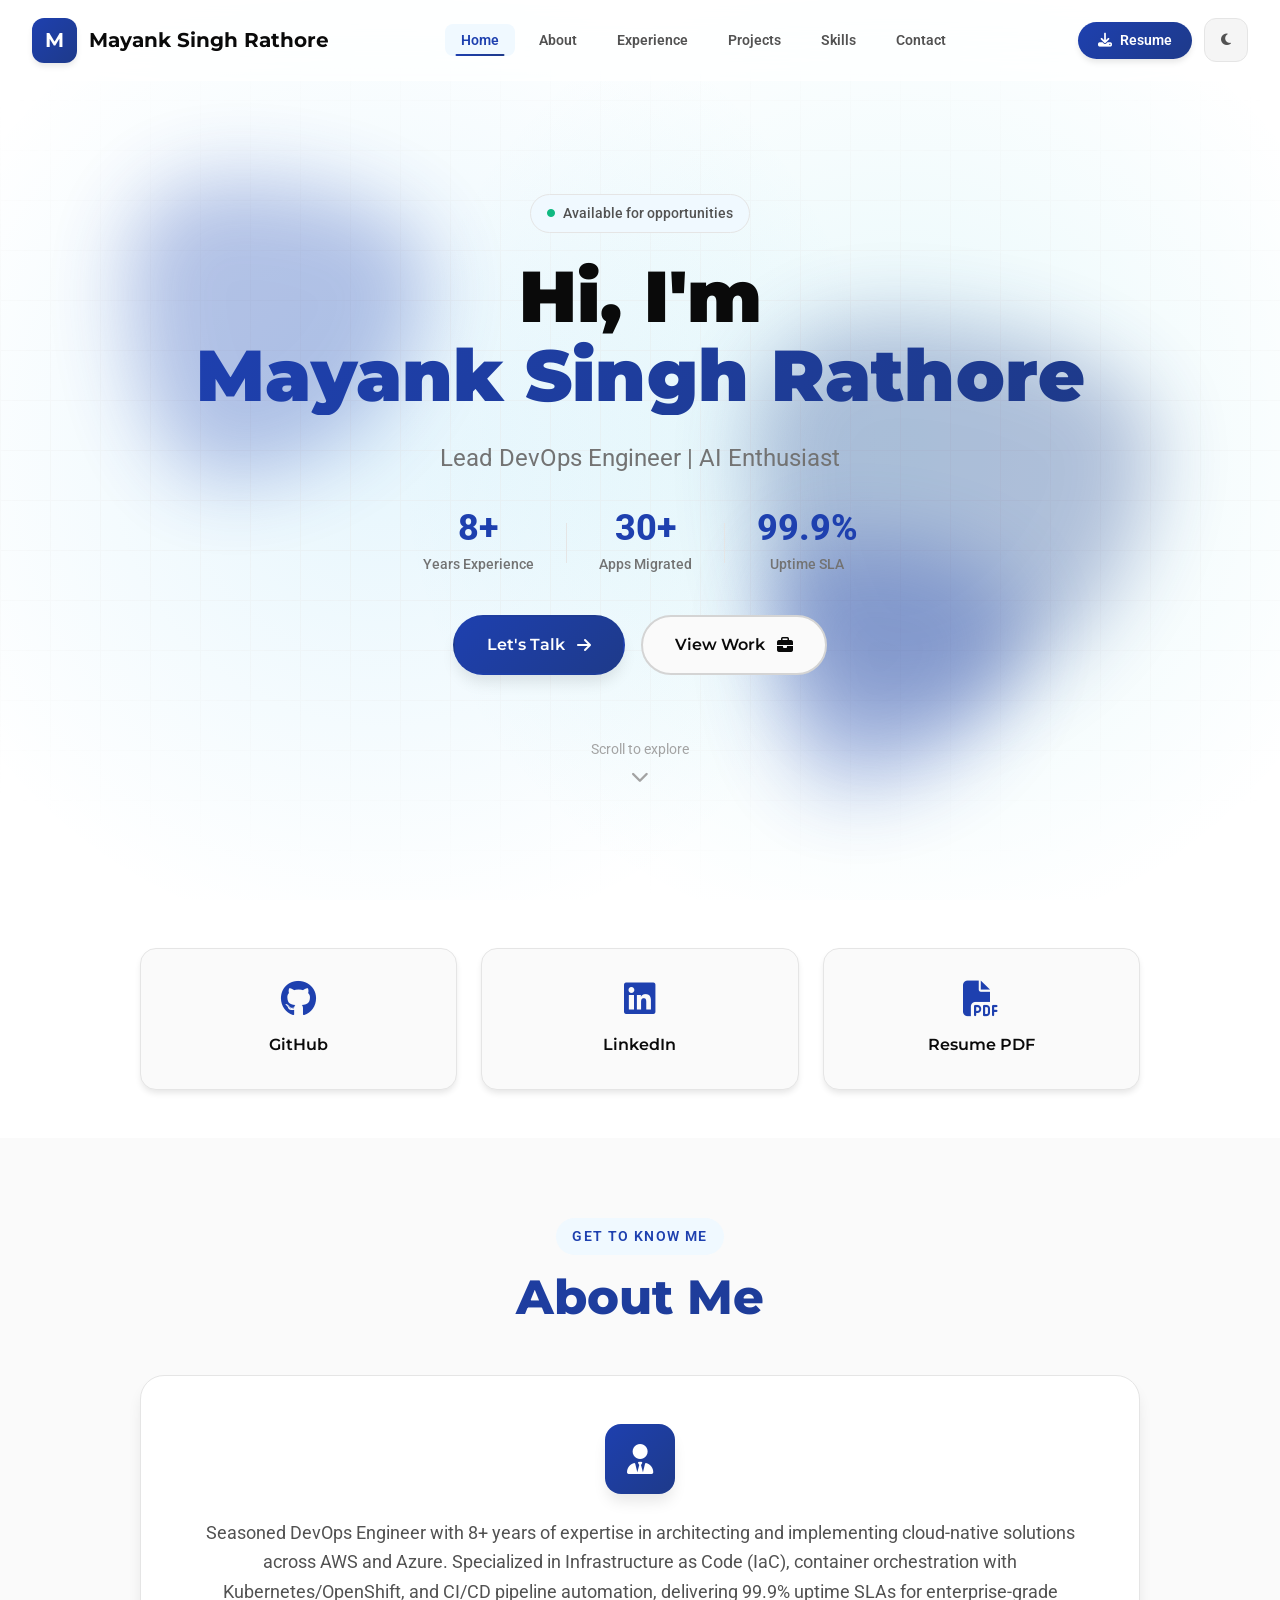
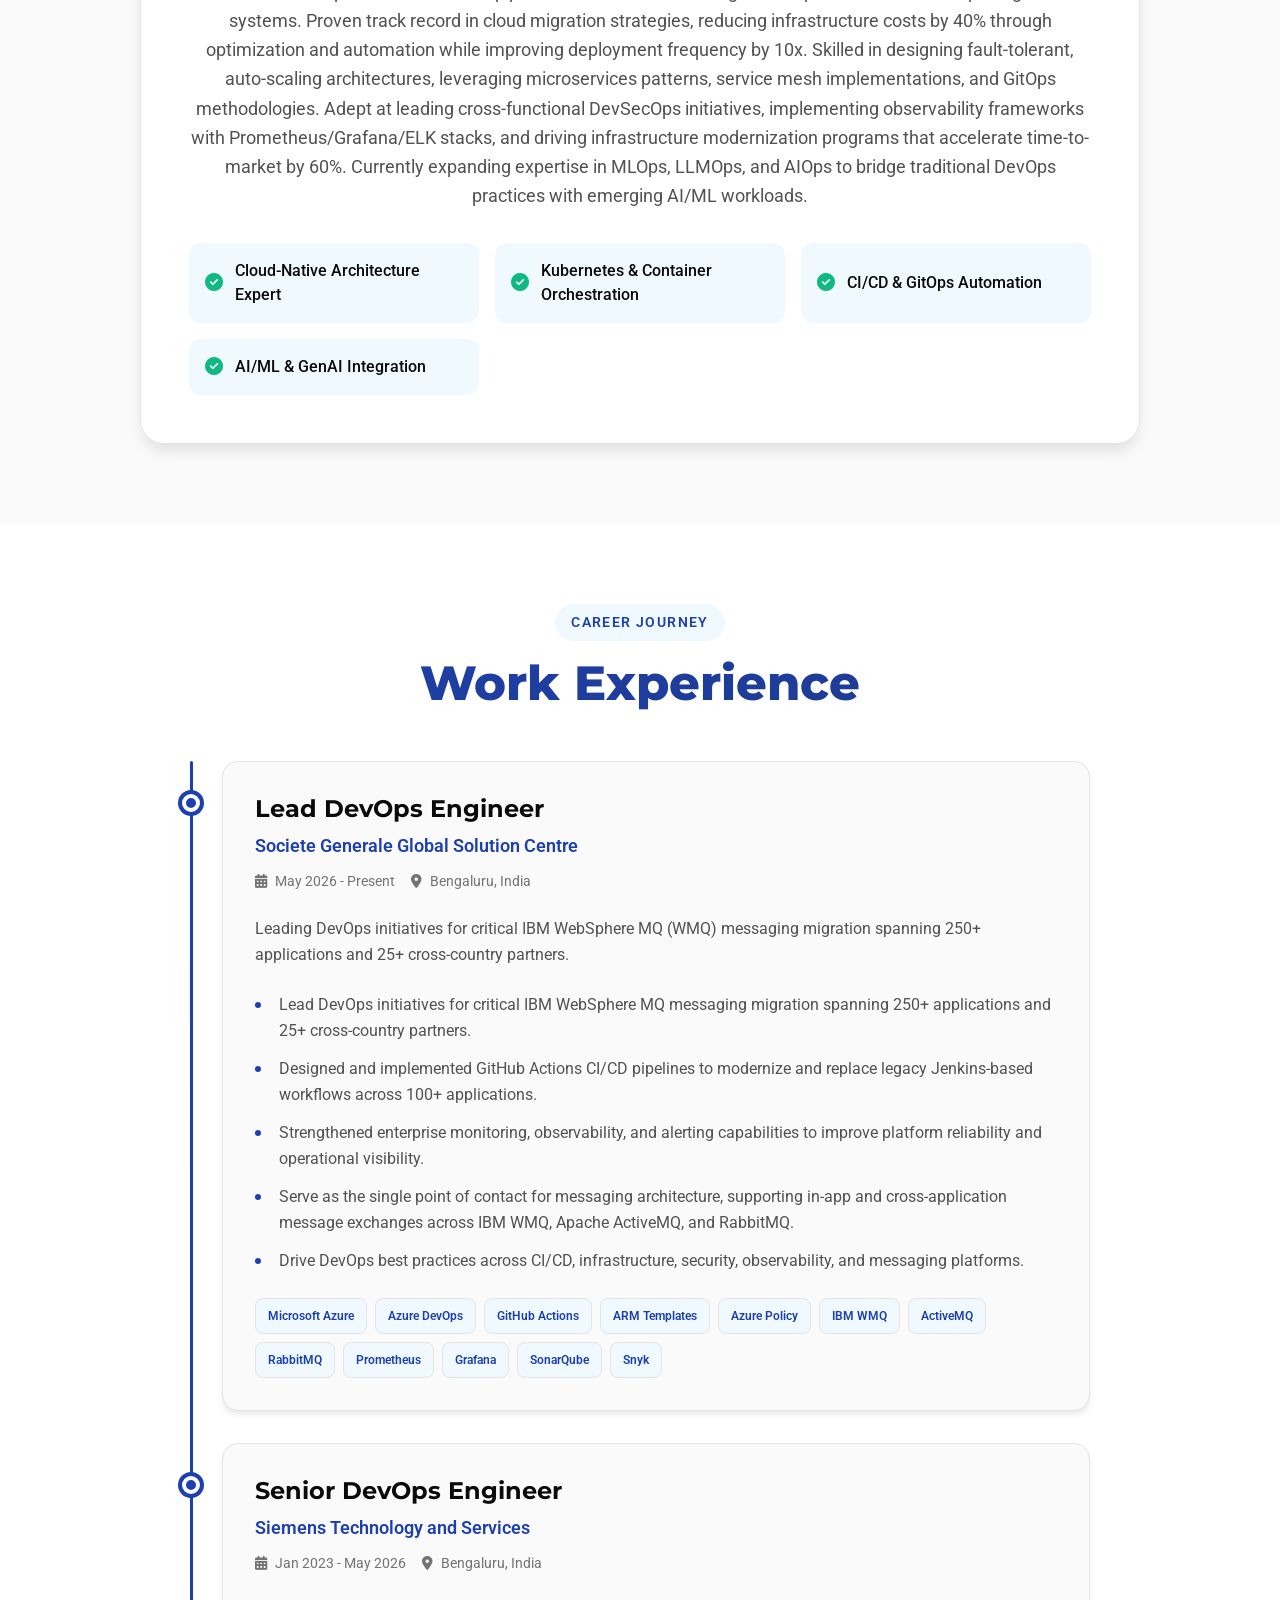
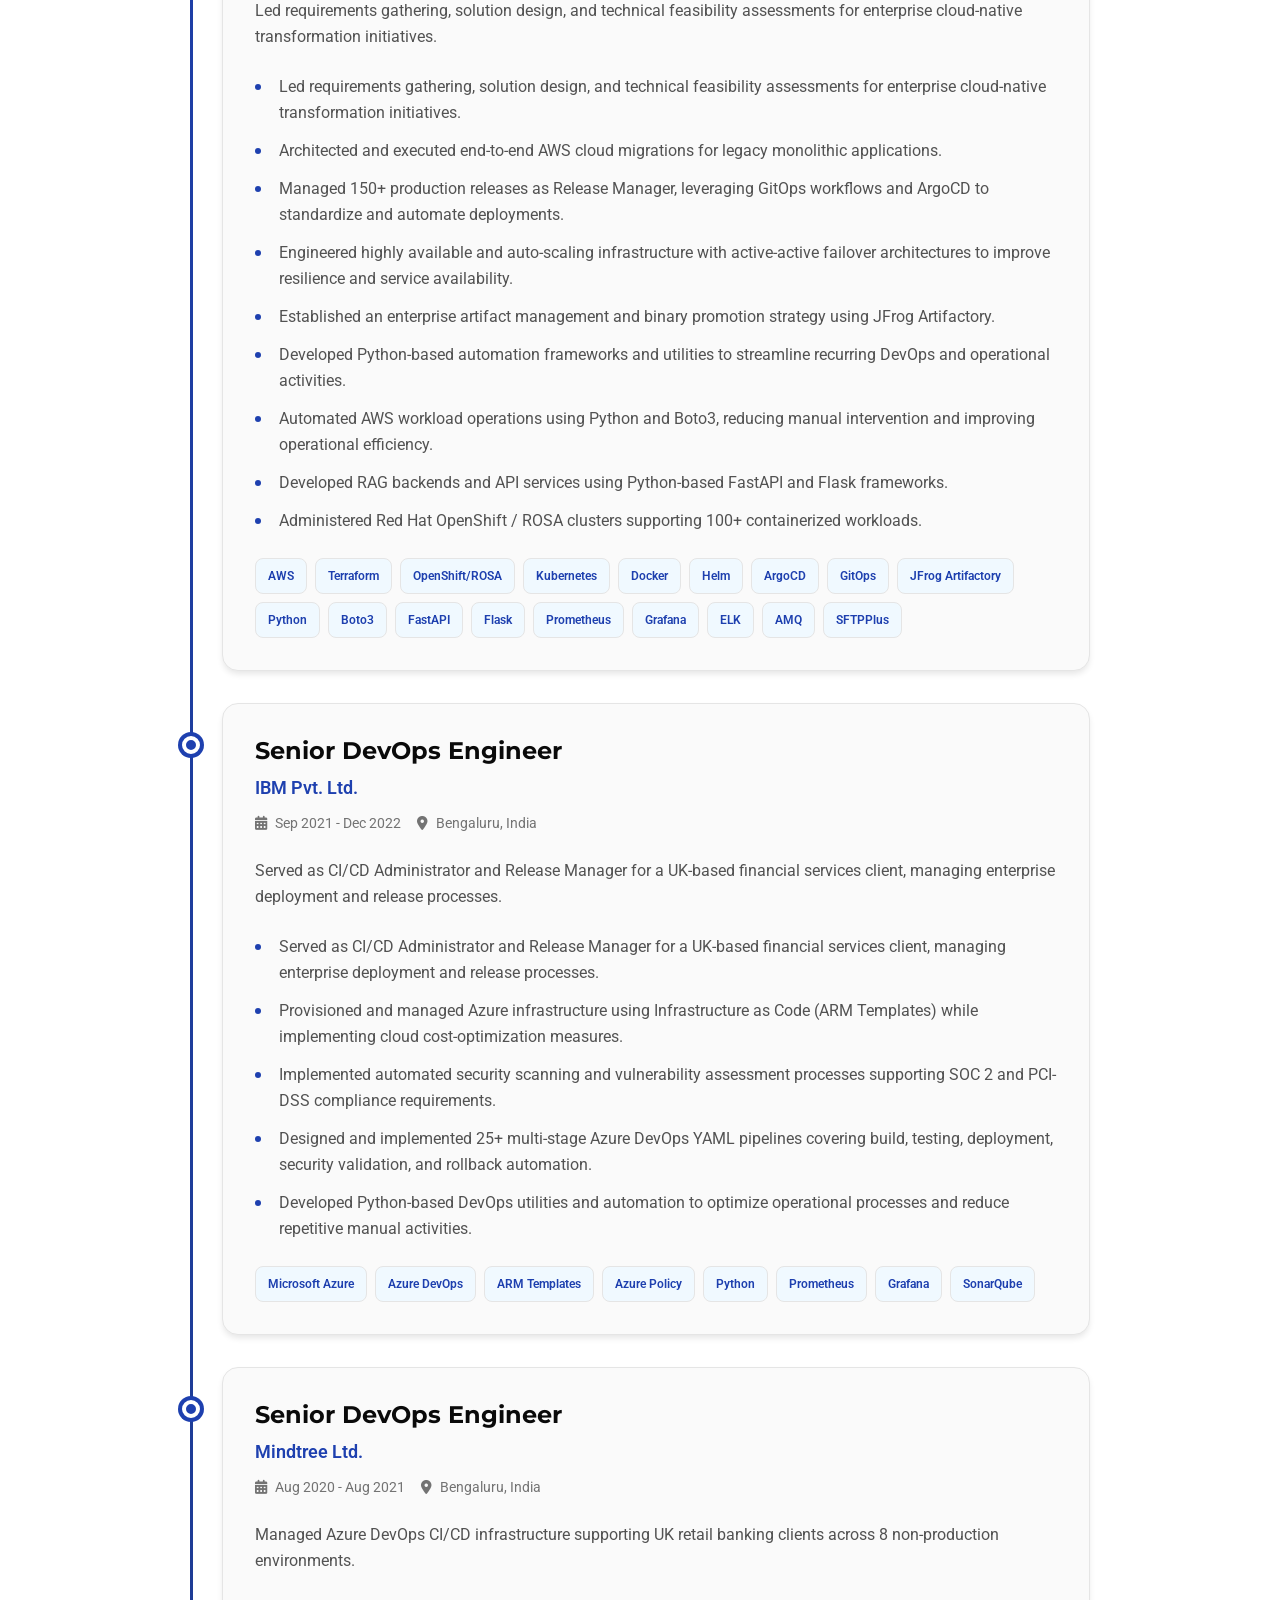
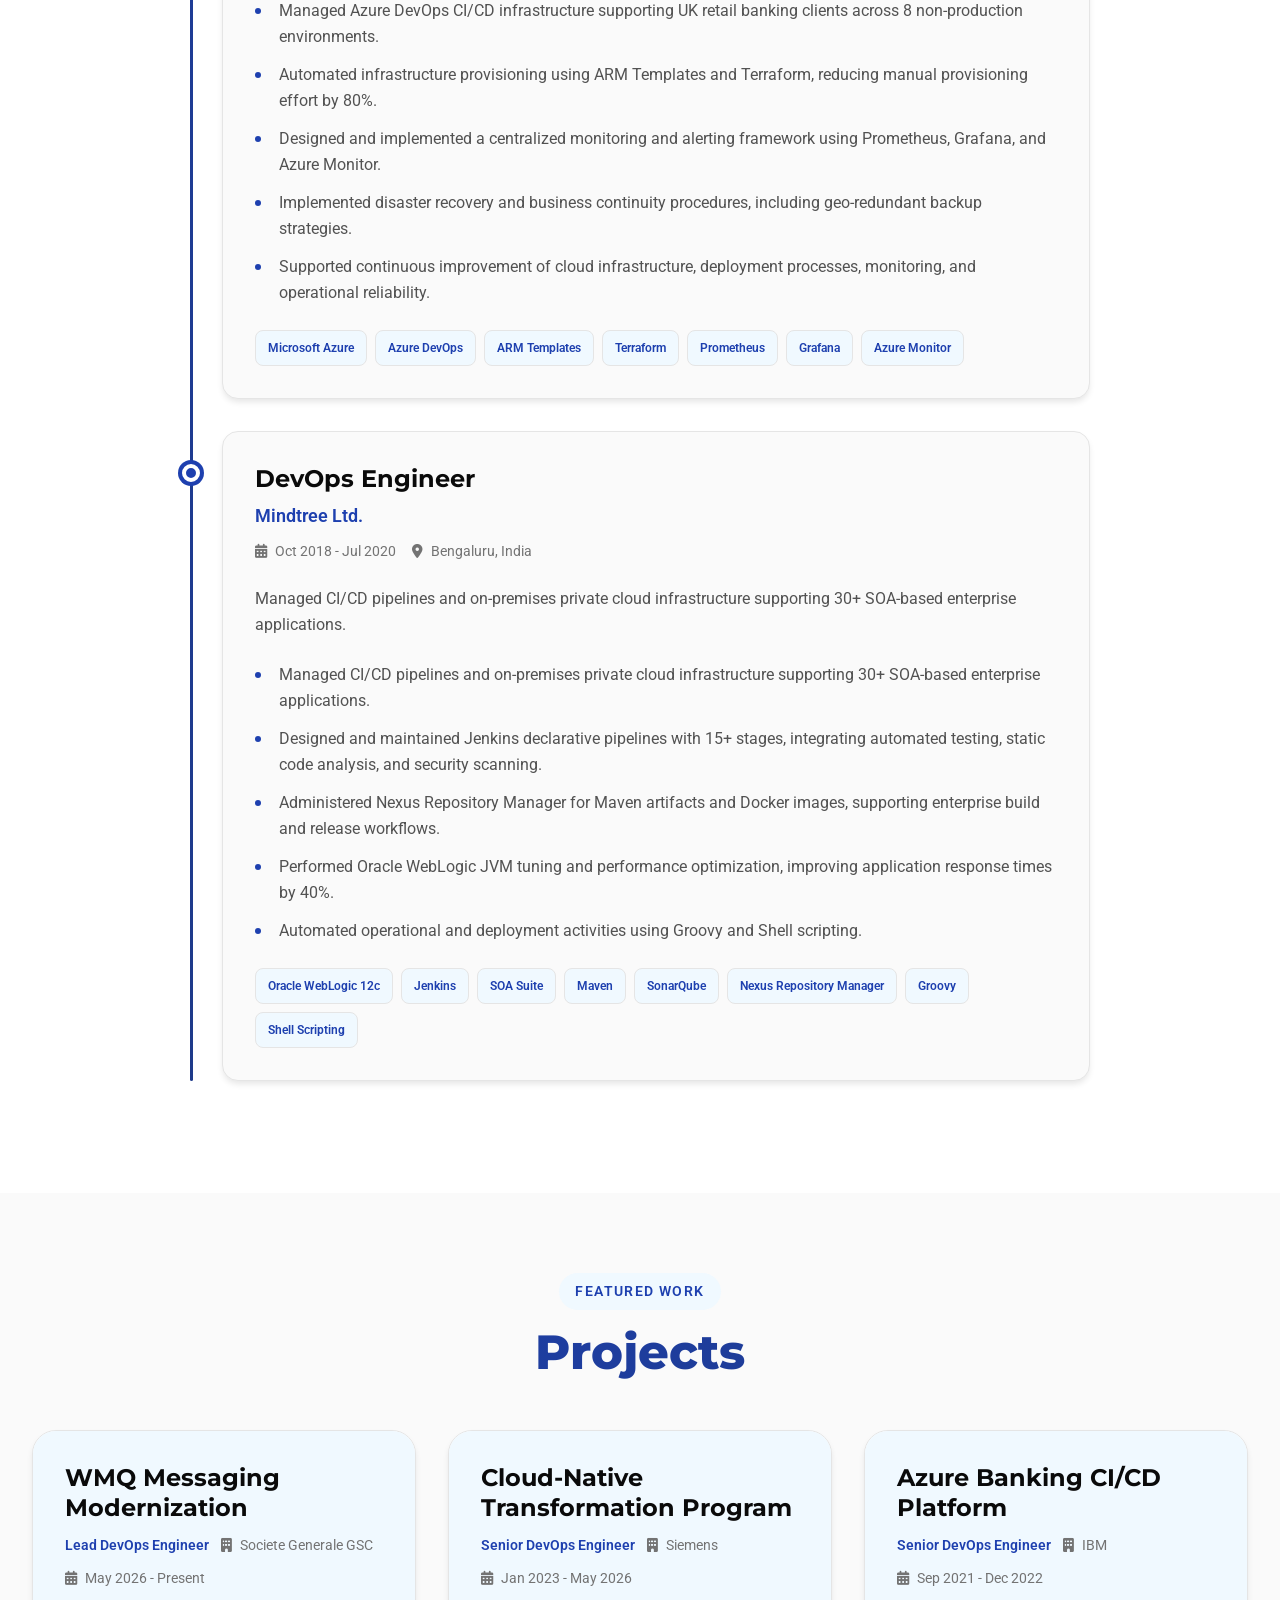
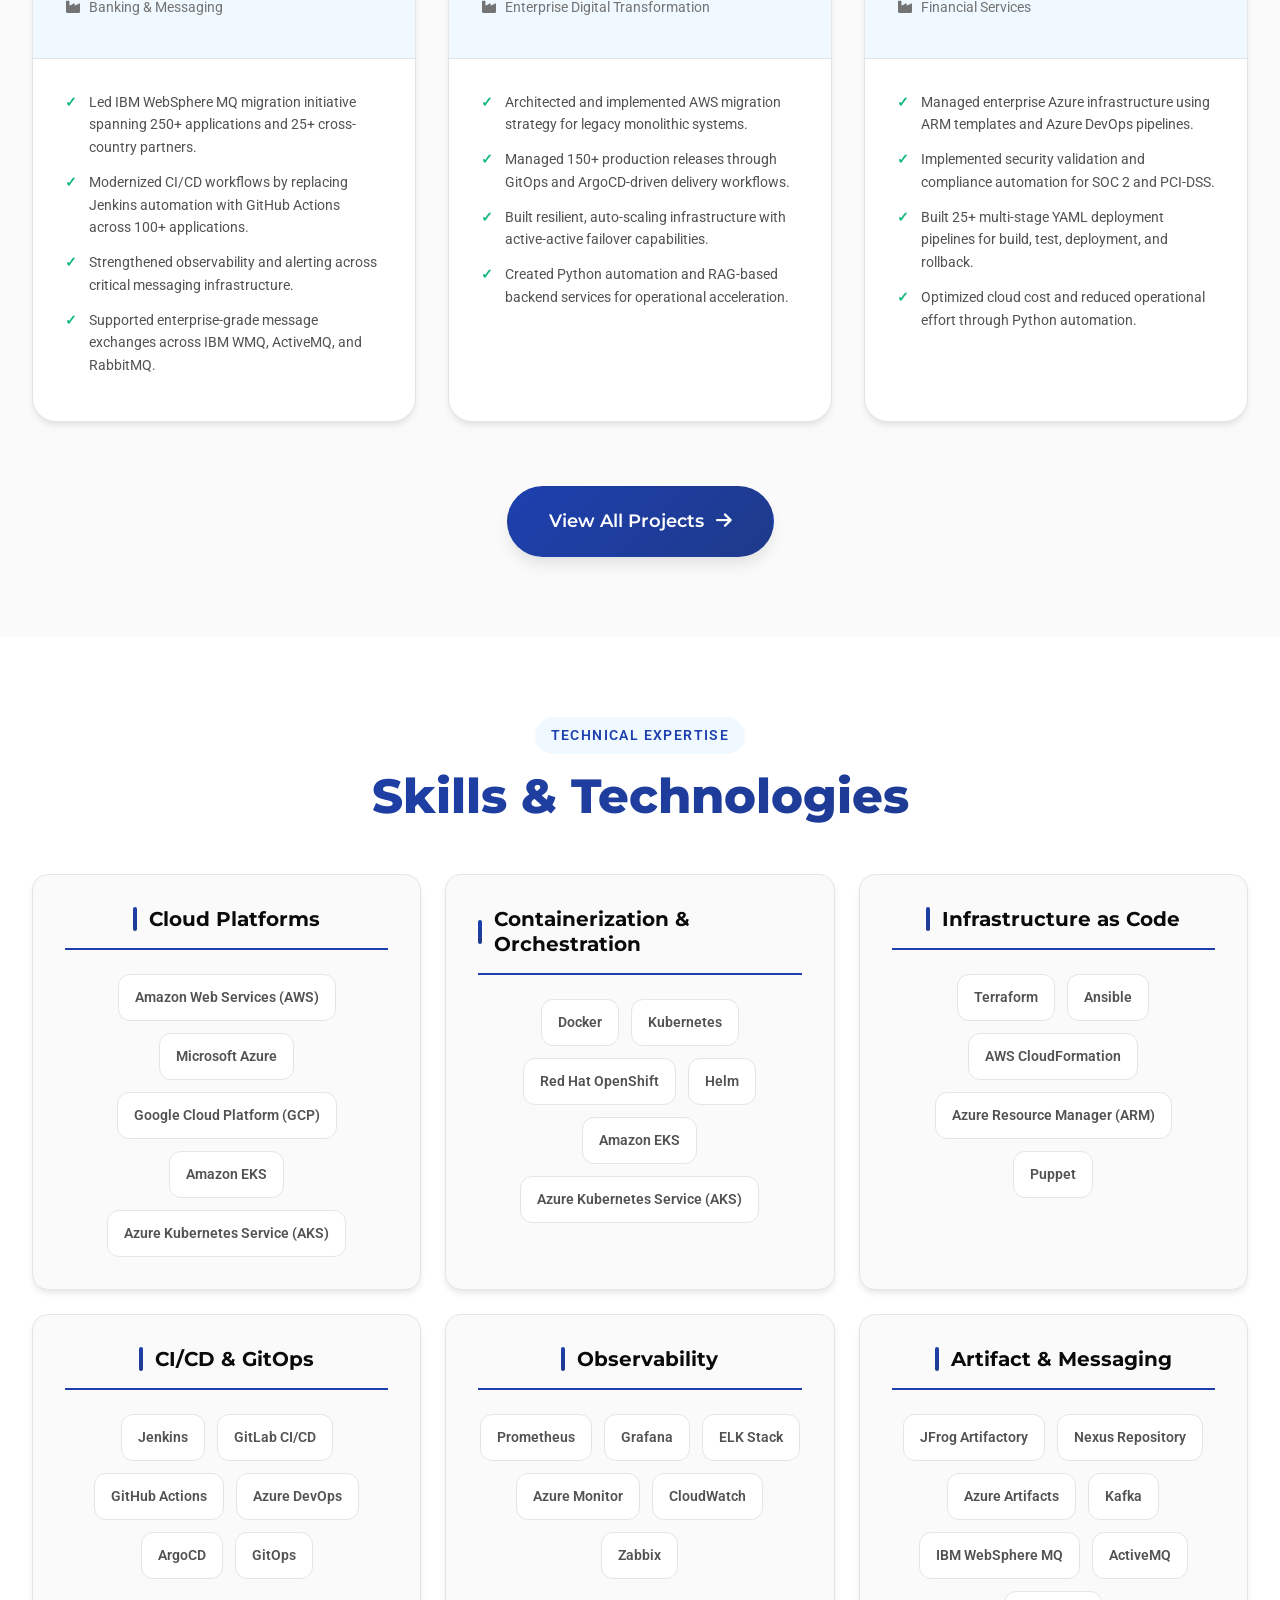
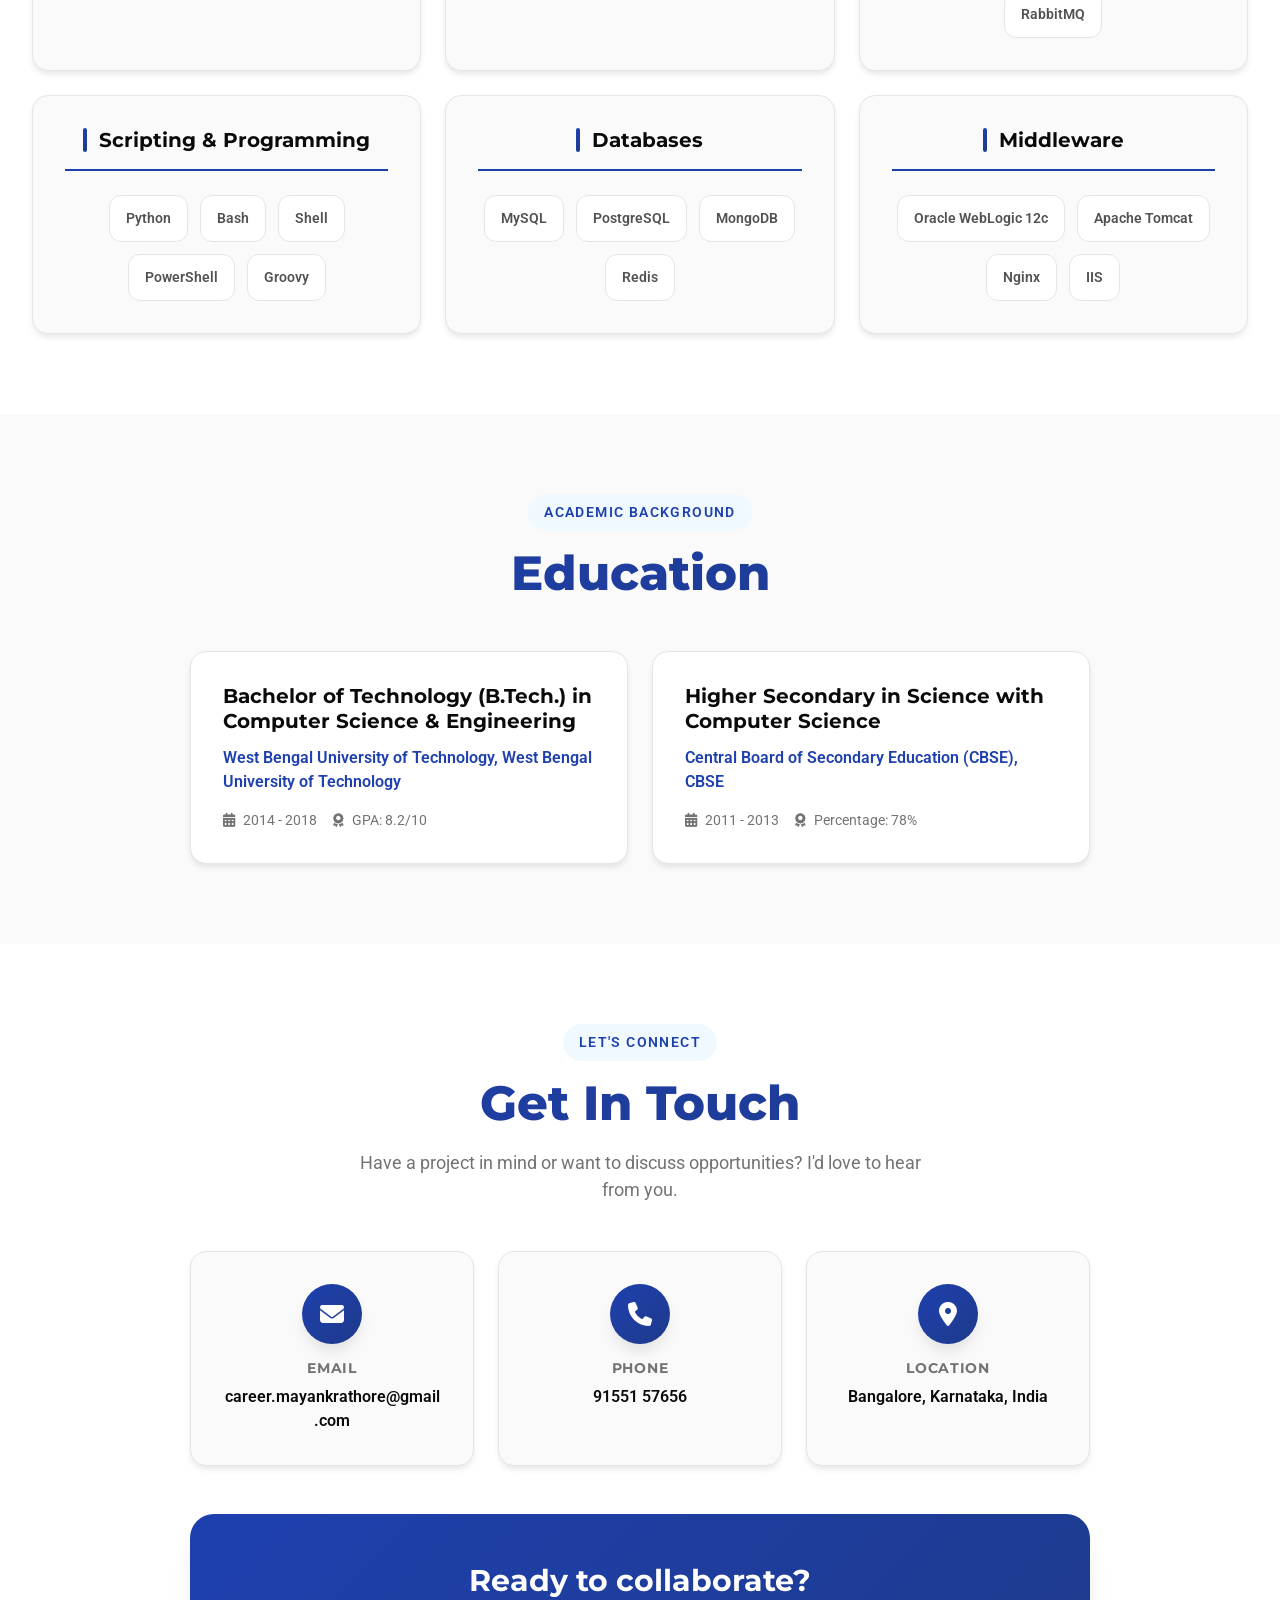
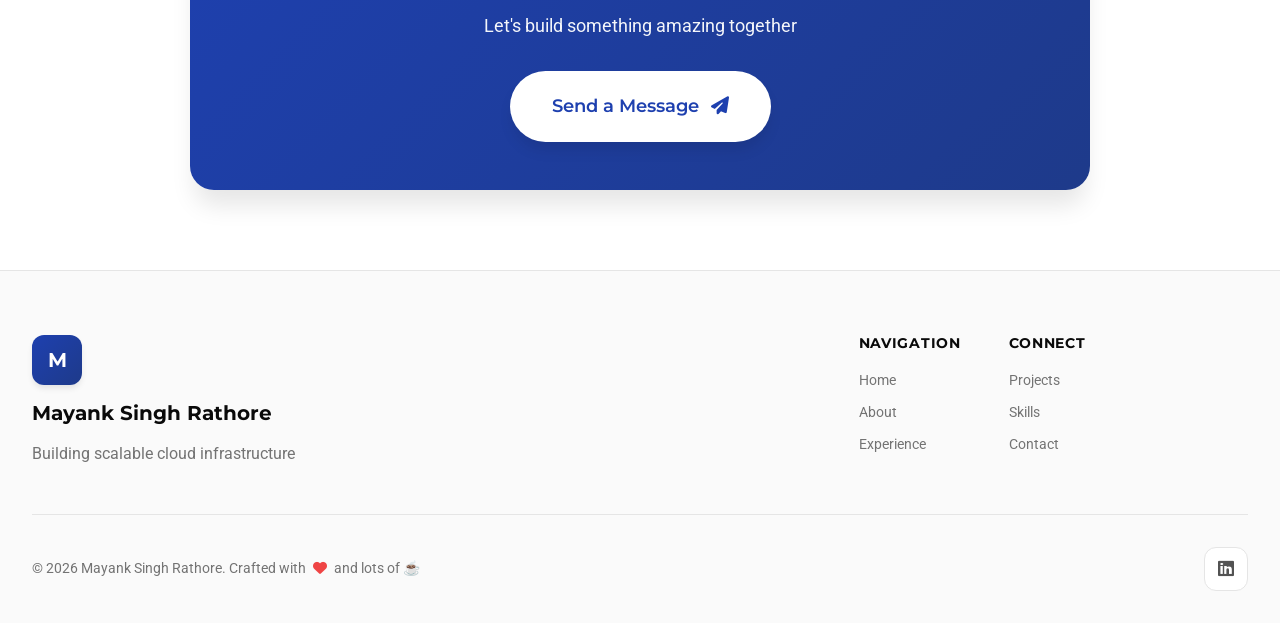
<file: index.html>
<!DOCTYPE html>
<html lang="en">
<head>
    <meta charset="UTF-8">
    <meta name="viewport" content="width=device-width, initial-scale=1.0">
    <meta name="description" content="Mayank Singh Rathore - Senior DevOps Engineer | Cloud & Platform Engineering">
    <meta name="author" content="Mayank Singh Rathore">
    <title>Mayank Singh Rathore - Portfolio</title>
    <link rel="preconnect" href="https://fonts.googleapis.com">
    <link rel="preconnect" href="https://fonts.gstatic.com" crossorigin>
    <link rel="stylesheet" href="css/styles.css">
    <link rel="stylesheet" href="https://cdnjs.cloudflare.com/ajax/libs/font-awesome/6.4.0/css/all.min.css">
</head>
<body>
    <!-- Header & Navigation -->
    <header class="header">
        <div class="container">
            <nav class="navbar">
                <div class="logo">
                    <div class="logo-icon">
                        <span id="logo-initial">M</span>
                    </div>
                    <h1 id="nav-name" class="logo-text">Loading...</h1>
                </div>
                <button class="mobile-menu-toggle" aria-label="Toggle navigation menu">
                    <span></span>
                    <span></span>
                    <span></span>
                </button>
                <ul class="nav-menu">
                    <li><a href="#home" class="nav-link">Home</a></li>
                    <li><a href="#about" class="nav-link">About</a></li>
                    <li><a href="#experience" class="nav-link">Experience</a></li>
                    <li><a href="#projects" class="nav-link">Projects</a></li>
                    <li><a href="#skills" class="nav-link">Skills</a></li>
                    <li><a href="#contact" class="nav-link">Contact</a></li>
                </ul>
                <div class="nav-actions">
                    <a href="data/resume.pdf" id="download-resume" class="btn-download" aria-label="Download resume" download>
                        <i class="fas fa-download"></i>
                        <span>Resume</span>
                    </a>
                    <button class="theme-toggle" id="theme-toggle" aria-label="Toggle dark mode">
                        <i class="fas fa-moon"></i>
                    </button>
                </div>
            </nav>
        </div>
    </header>

    <!-- Hero Section -->
    <section id="home" class="hero">
        <div class="hero-background">
            <div class="hero-gradient"></div>
            <div class="hero-grid"></div>
            <div class="floating-shapes">
                <div class="shape shape-1"></div>
                <div class="shape shape-2"></div>
                <div class="shape shape-3"></div>
            </div>
        </div>
        <div class="container">
            <div class="hero-content">
                <div class="hero-badge">
                    <i class="fas fa-circle"></i>
                    <span>Available for opportunities</span>
                </div>
                <h1 id="hero-name" class="hero-title">
                    Hi, I'm <span class="gradient-text">Loading...</span>
                </h1>
                <p id="hero-headline" class="hero-subtitle">Loading...</p>
                <div class="hero-stats">
                    <div class="stat-item">
                        <div class="stat-number">8+</div>
                        <div class="stat-label">Years Experience</div>
                    </div>
                    <div class="stat-divider"></div>
                    <div class="stat-item">
                        <div class="stat-number">30+</div>
                        <div class="stat-label">Apps Migrated</div>
                    </div>
                    <div class="stat-divider"></div>
                    <div class="stat-item">
                        <div class="stat-number">99.9%</div>
                        <div class="stat-label">Uptime SLA</div>
                    </div>
                </div>
                <div class="hero-buttons">
                    <a href="#contact" class="btn btn-primary">
                        <span>Let's Talk</span>
                        <i class="fas fa-arrow-right"></i>
                    </a>
                    <a href="#projects" class="btn btn-secondary">
                        <span>View Work</span>
                        <i class="fas fa-briefcase"></i>
                    </a>
                </div>
                <div class="scroll-indicator">
                    <span>Scroll to explore</span>
                    <i class="fas fa-chevron-down"></i>
                </div>
            </div>
        </div>
    </section>

    <!-- Quick Links Section -->
    <section id="quick-links" class="quick-links section">
        <div class="container">
            <div id="quick-links-container" class="quick-links-grid">
                <!-- Dynamic content will be loaded here -->
            </div>
        </div>
    </section>

    <!-- About Section -->
    <section id="about" class="about section">
        <div class="container">
            <div class="section-header">
                <span class="section-label">Get to know me</span>
                <h2 class="section-title">About Me</h2>
            </div>
            <div class="about-content">
                <div class="about-card">
                    <div class="about-icon">
                        <i class="fas fa-user-tie"></i>
                    </div>
                    <p id="about-summary" class="about-text">Loading...</p>
                    <div class="about-highlights">
                        <div class="highlight-item">
                            <i class="fas fa-check-circle"></i>
                            <span>Cloud-Native Architecture Expert</span>
                        </div>
                        <div class="highlight-item">
                            <i class="fas fa-check-circle"></i>
                            <span>Kubernetes & Container Orchestration</span>
                        </div>
                        <div class="highlight-item">
                            <i class="fas fa-check-circle"></i>
                            <span>CI/CD & GitOps Automation</span>
                        </div>
                        <div class="highlight-item">
                            <i class="fas fa-check-circle"></i>
                            <span>AI/ML & GenAI Integration</span>
                        </div>
                    </div>
                </div>
            </div>
        </div>
    </section>

    <!-- Work Experience Section -->
    <section id="experience" class="experience section">
        <div class="container">
            <div class="section-header">
                <span class="section-label">Career Journey</span>
                <h2 class="section-title">Work Experience</h2>
            </div>
            <div id="experience-container" class="experience-timeline">
                <!-- Dynamic content will be loaded here -->
            </div>
        </div>
    </section>

    <!-- Projects Section -->
    <section id="projects" class="projects section">
        <div class="container">
            <div class="section-header">
                <span class="section-label">Featured Work</span>
                <h2 class="section-title">Projects</h2>
            </div>
            <div id="projects-container" class="projects-grid">
                <!-- Dynamic content will be loaded here -->
            </div>
            <div class="section-cta">
                <a href="projects.html" class="btn btn-primary btn-large">
                    <span>View All Projects</span>
                    <i class="fas fa-arrow-right"></i>
                </a>
            </div>
        </div>
    </section>

    <!-- Skills Section -->
    <section id="skills" class="skills section">
        <div class="container">
            <div class="section-header">
                <span class="section-label">Technical Expertise</span>
                <h2 class="section-title">Skills & Technologies</h2>
            </div>
            <div id="skills-container" class="skills-grid">
                <!-- Dynamic content will be loaded here -->
            </div>
        </div>
    </section>

    <!-- Education Section -->
    <section id="education" class="education section">
        <div class="container">
            <div class="section-header">
                <span class="section-label">Academic Background</span>
                <h2 class="section-title">Education</h2>
            </div>
            <div id="education-container" class="education-grid">
                <!-- Dynamic content will be loaded here -->
            </div>
        </div>
    </section>

    <!-- Contact Section -->
    <section id="contact" class="contact section">
        <div class="container">
            <div class="section-header">
                <span class="section-label">Let's Connect</span>
                <h2 class="section-title">Get In Touch</h2>
                <p class="section-description">
                    Have a project in mind or want to discuss opportunities? I'd love to hear from you.
                </p>
            </div>
            <div class="contact-wrapper">
                <div class="contact-info-grid">
                    <div class="contact-card">
                        <div class="contact-icon">
                            <i class="fas fa-envelope"></i>
                        </div>
                        <div class="contact-details">
                            <h3>Email</h3>
                            <a id="contact-email" href="mailto:">Loading...</a>
                        </div>
                    </div>
                    <div class="contact-card">
                        <div class="contact-icon">
                            <i class="fas fa-phone"></i>
                        </div>
                        <div class="contact-details">
                            <h3>Phone</h3>
                            <a id="contact-phone" href="tel:">Loading...</a>
                        </div>
                    </div>
                    <div class="contact-card">
                        <div class="contact-icon">
                            <i class="fas fa-map-marker-alt"></i>
                        </div>
                        <div class="contact-details">
                            <h3>Location</h3>
                            <p id="contact-location">Loading...</p>
                        </div>
                    </div>
                </div>
                <div class="contact-cta">
                    <h3>Ready to collaborate?</h3>
                    <p>Let's build something amazing together</p>
                    <a href="mailto:career.mayankrathore@gmail.com" class="btn btn-primary btn-large">
                        <span>Send a Message</span>
                        <i class="fas fa-paper-plane"></i>
                    </a>
                </div>
            </div>
        </div>
    </section>

    <!-- Footer -->
    <footer class="footer">
        <div class="container">
            <div class="footer-content">
                <div class="footer-top">
                    <div class="footer-brand">
                        <div class="logo-icon">
                            <span>M</span>
                        </div>
                        <h3 id="footer-name">Mayank Singh Rathore</h3>
                        <p>Building scalable cloud infrastructure</p>
                    </div>
                    <div class="footer-links">
                        <div class="footer-column">
                            <h4>Navigation</h4>
                            <ul>
                                <li><a href="#home">Home</a></li>
                                <li><a href="#about">About</a></li>
                                <li><a href="#experience">Experience</a></li>
                            </ul>
                        </div>
                        <div class="footer-column">
                            <h4>Connect</h4>
                            <ul>
                                <li><a href="#projects">Projects</a></li>
                                <li><a href="#skills">Skills</a></li>
                                <li><a href="#contact">Contact</a></li>
                            </ul>
                        </div>
                    </div>
                </div>
                <div class="footer-divider"></div>
                <div class="footer-bottom">
                    <p class="copyright">
                        &copy; <span id="current-year"></span> <span class="footer-name-copy">Mayank Singh Rathore</span>. 
                        Crafted with <i class="fas fa-heart"></i> and lots of ☕
                    </p>
                    <div id="social-links" class="social-links">
                        <!-- Dynamic content will be loaded here -->
                    </div>
                </div>
            </div>
        </div>
    </footer>

    <!-- Back to Top Button -->
    <button class="back-to-top" id="backToTop" aria-label="Back to top">
        <i class="fas fa-arrow-up"></i>
    </button>

    <script src="js/main.js"></script>
</body>
</html>
</file>
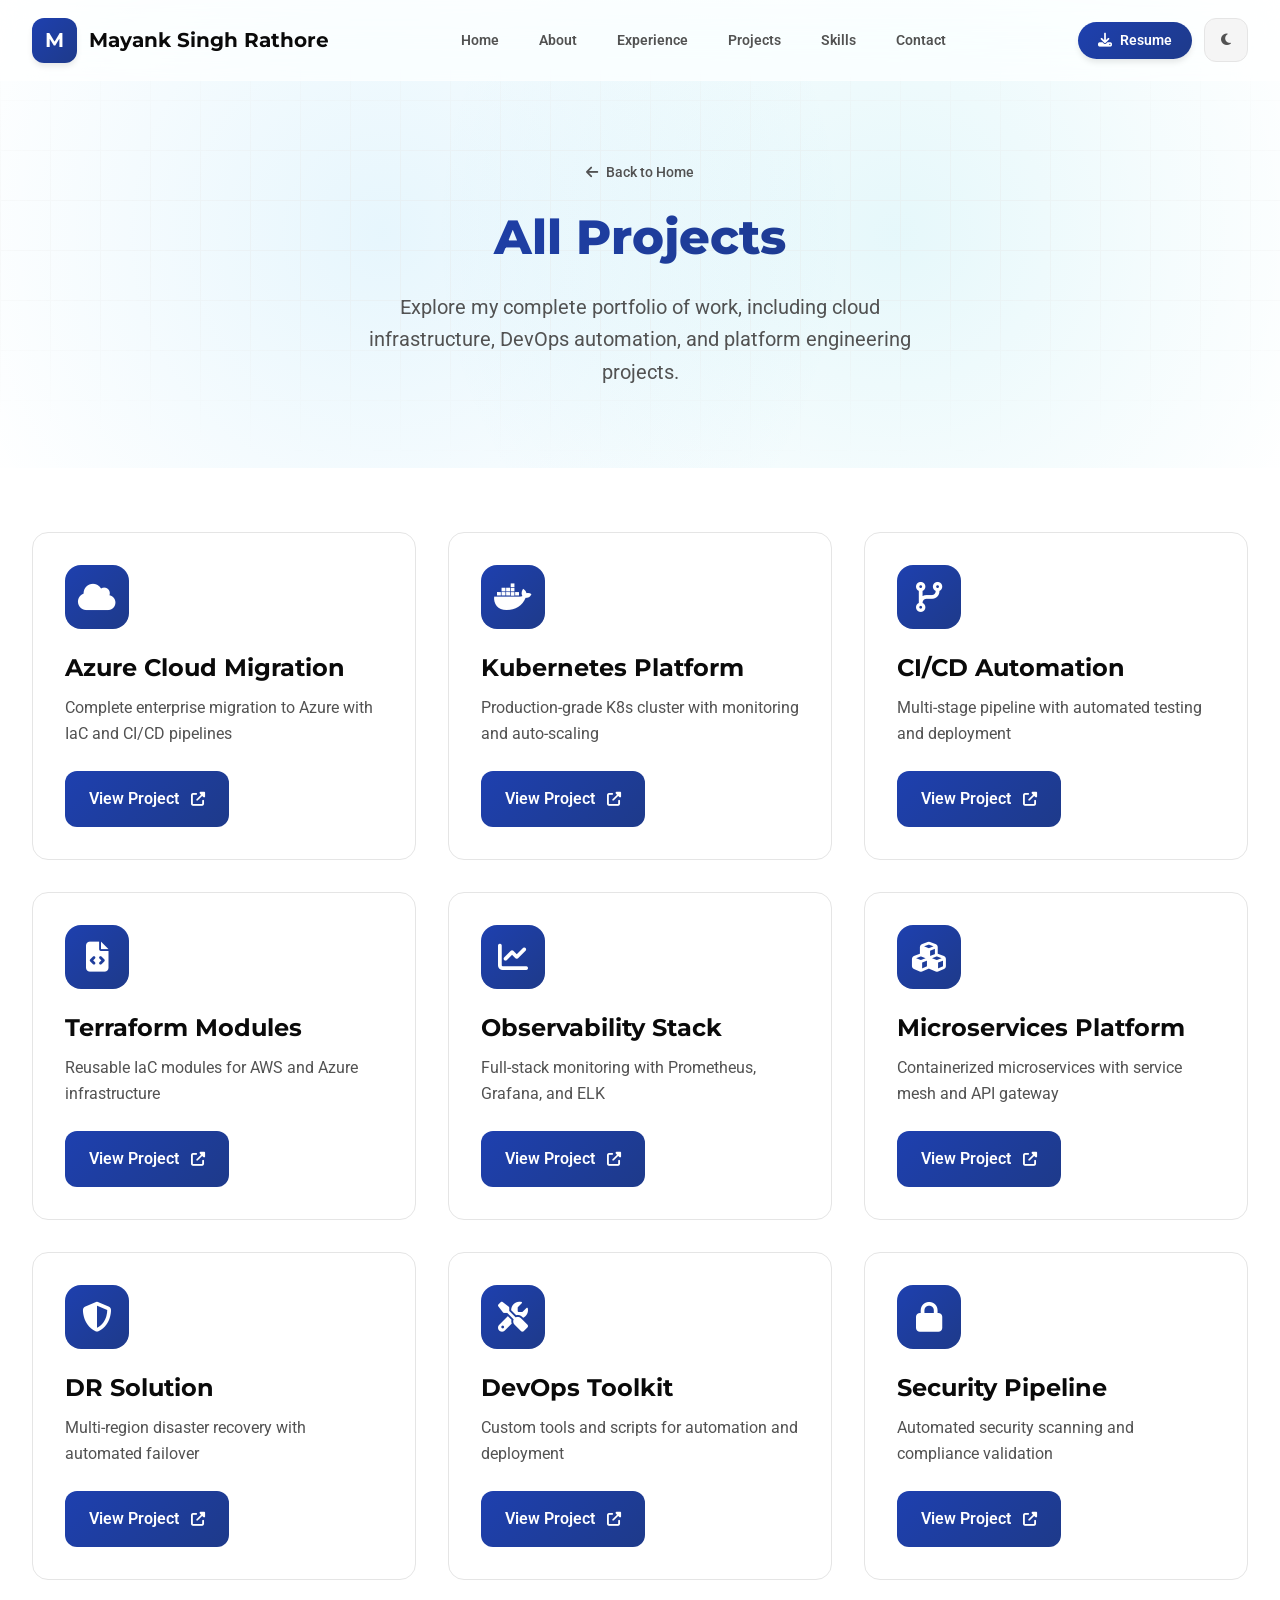
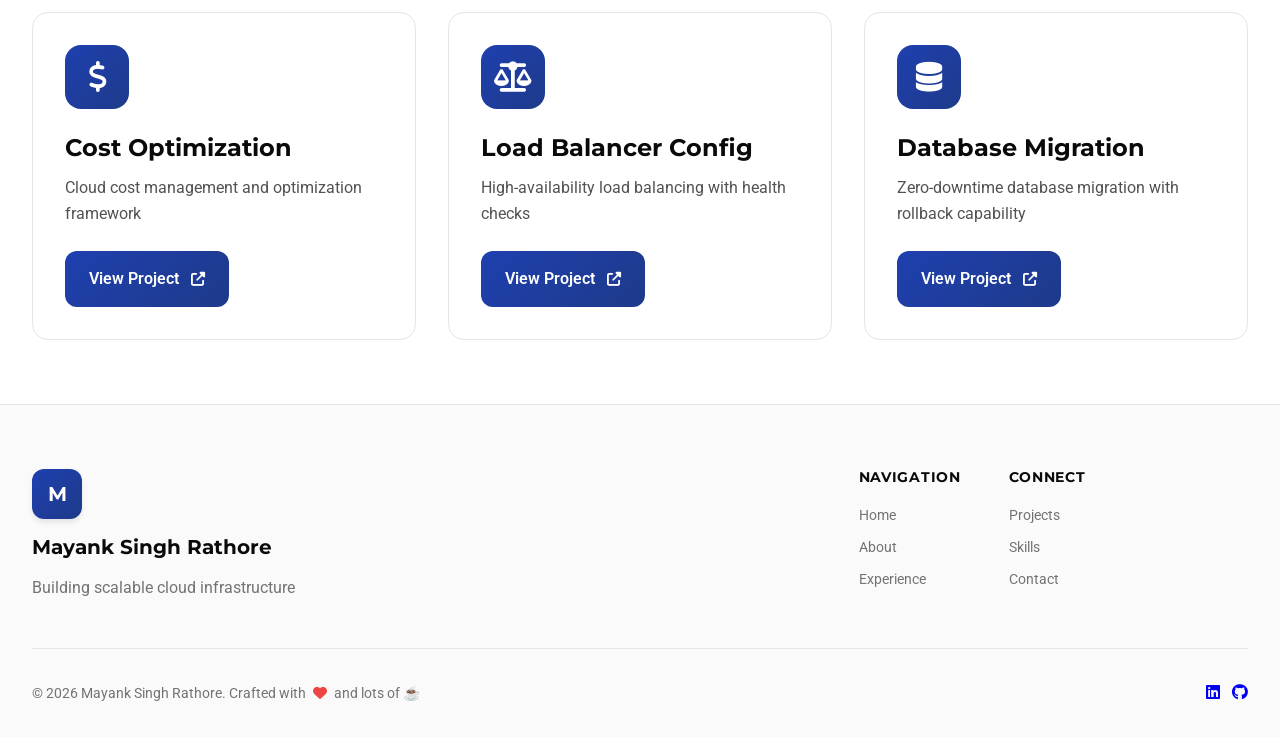
<file: projects.html>
<!DOCTYPE html>
<html lang="en">
<head>
    <meta charset="UTF-8">
    <meta name="viewport" content="width=device-width, initial-scale=1.0">
    <meta name="description" content="Mayank Singh Rathore - All Projects Portfolio">
    <meta name="author" content="Mayank Singh Rathore">
    <title>All Projects - Mayank Singh Rathore</title>
    <link rel="preconnect" href="https://fonts.googleapis.com">
    <link rel="preconnect" href="https://fonts.gstatic.com" crossorigin>
    <link rel="stylesheet" href="css/styles.css">
    <link rel="stylesheet" href="https://cdnjs.cloudflare.com/ajax/libs/font-awesome/6.4.0/css/all.min.css">
</head>
<body>
    <!-- Header & Navigation -->
    <header class="header">
        <div class="container">
            <nav class="navbar">
                <div class="logo">
                    <div class="logo-icon">
                        <span id="logo-initial">M</span>
                    </div>
                    <h1 id="nav-name" class="logo-text">Mayank Singh Rathore</h1>
                </div>
                <button class="mobile-menu-toggle" aria-label="Toggle navigation menu">
                    <span></span>
                    <span></span>
                    <span></span>
                </button>
                <ul class="nav-menu">
                    <li><a href="index.html" class="nav-link">Home</a></li>
                    <li><a href="index.html#about" class="nav-link">About</a></li>
                    <li><a href="index.html#experience" class="nav-link">Experience</a></li>
                    <li><a href="projects.html" class="nav-link active">Projects</a></li>
                    <li><a href="index.html#skills" class="nav-link">Skills</a></li>
                    <li><a href="index.html#contact" class="nav-link">Contact</a></li>
                </ul>
                <div class="nav-actions">
                    <a href="data/resume.pdf" id="download-resume" class="btn-download" aria-label="Download resume" download>
                        <i class="fas fa-download"></i>
                        <span>Resume</span>
                    </a>
                    <button class="theme-toggle" id="theme-toggle" aria-label="Toggle dark mode">
                        <i class="fas fa-moon"></i>
                    </button>
                </div>
            </nav>
        </div>
    </header>

    <!-- Page Hero -->
    <section class="page-hero">
        <div class="hero-background">
            <div class="hero-gradient"></div>
            <div class="hero-grid"></div>
        </div>
        <div class="container">
            <div class="page-hero-content">
                <a href="index.html" class="back-link">
                    <i class="fas fa-arrow-left"></i>
                    <span>Back to Home</span>
                </a>
                <h1 class="page-title">All Projects</h1>
                <p class="page-subtitle">Explore my complete portfolio of work, including cloud infrastructure, DevOps automation, and platform engineering projects.</p>
            </div>
        </div>
    </section>

    <!-- Projects Grid -->
    <section class="projects-page section">
        <div class="container">
            <div class="projects-links-grid">
                <!-- Cloud Infrastructure Projects -->
                <div class="project-link-card">
                    <div class="project-link-icon">
                        <i class="fas fa-cloud"></i>
                    </div>
                    <div class="project-link-content">
                        <h3>Azure Cloud Migration</h3>
                        <p>Complete enterprise migration to Azure with IaC and CI/CD pipelines</p>
                    </div>
                    <a href="https://github.com/rathoremayank/azure-migration-project" class="project-link-btn" target="_blank" rel="noopener noreferrer">
                        <span>View Project</span>
                        <i class="fas fa-external-link-alt"></i>
                    </a>
                </div>

                <!-- Kubernetes Cluster -->
                <div class="project-link-card">
                    <div class="project-link-icon">
                        <i class="fab fa-docker"></i>
                    </div>
                    <div class="project-link-content">
                        <h3>Kubernetes Platform</h3>
                        <p>Production-grade K8s cluster with monitoring and auto-scaling</p>
                    </div>
                    <a href="https://github.com/rathoremayank/k8s-platform" class="project-link-btn" target="_blank" rel="noopener noreferrer">
                        <span>View Project</span>
                        <i class="fas fa-external-link-alt"></i>
                    </a>
                </div>

                <!-- CI/CD Pipeline -->
                <div class="project-link-card">
                    <div class="project-link-icon">
                        <i class="fas fa-code-branch"></i>
                    </div>
                    <div class="project-link-content">
                        <h3>CI/CD Automation</h3>
                        <p>Multi-stage pipeline with automated testing and deployment</p>
                    </div>
                    <a href="https://github.com/rathoremayank/cicd-automation" class="project-link-btn" target="_blank" rel="noopener noreferrer">
                        <span>View Project</span>
                        <i class="fas fa-external-link-alt"></i>
                    </a>
                </div>

                <!-- Infrastructure as Code -->
                <div class="project-link-card">
                    <div class="project-link-icon">
                        <i class="fas fa-file-code"></i>
                    </div>
                    <div class="project-link-content">
                        <h3>Terraform Modules</h3>
                        <p>Reusable IaC modules for AWS and Azure infrastructure</p>
                    </div>
                    <a href="https://github.com/rathoremayank/terraform-modules" class="project-link-btn" target="_blank" rel="noopener noreferrer">
                        <span>View Project</span>
                        <i class="fas fa-external-link-alt"></i>
                    </a>
                </div>

                <!-- Monitoring Solution -->
                <div class="project-link-card">
                    <div class="project-link-icon">
                        <i class="fas fa-chart-line"></i>
                    </div>
                    <div class="project-link-content">
                        <h3>Observability Stack</h3>
                        <p>Full-stack monitoring with Prometheus, Grafana, and ELK</p>
                    </div>
                    <a href="https://github.com/rathoremayank/observability-stack" class="project-link-btn" target="_blank" rel="noopener noreferrer">
                        <span>View Project</span>
                        <i class="fas fa-external-link-alt"></i>
                    </a>
                </div>

                <!-- Microservices Architecture -->
                <div class="project-link-card">
                    <div class="project-link-icon">
                        <i class="fas fa-cubes"></i>
                    </div>
                    <div class="project-link-content">
                        <h3>Microservices Platform</h3>
                        <p>Containerized microservices with service mesh and API gateway</p>
                    </div>
                    <a href="https://github.com/rathoremayank/microservices-platform" class="project-link-btn" target="_blank" rel="noopener noreferrer">
                        <span>View Project</span>
                        <i class="fas fa-external-link-alt"></i>
                    </a>
                </div>

                <!-- Disaster Recovery -->
                <div class="project-link-card">
                    <div class="project-link-icon">
                        <i class="fas fa-shield-alt"></i>
                    </div>
                    <div class="project-link-content">
                        <h3>DR Solution</h3>
                        <p>Multi-region disaster recovery with automated failover</p>
                    </div>
                    <a href="https://github.com/rathoremayank/disaster-recovery" class="project-link-btn" target="_blank" rel="noopener noreferrer">
                        <span>View Project</span>
                        <i class="fas fa-external-link-alt"></i>
                    </a>
                </div>

                <!-- DevOps Tooling -->
                <div class="project-link-card">
                    <div class="project-link-icon">
                        <i class="fas fa-tools"></i>
                    </div>
                    <div class="project-link-content">
                        <h3>DevOps Toolkit</h3>
                        <p>Custom tools and scripts for automation and deployment</p>
                    </div>
                    <a href="https://github.com/rathoremayank/devops-toolkit" class="project-link-btn" target="_blank" rel="noopener noreferrer">
                        <span>View Project</span>
                        <i class="fas fa-external-link-alt"></i>
                    </a>
                </div>

                <!-- Security Automation -->
                <div class="project-link-card">
                    <div class="project-link-icon">
                        <i class="fas fa-lock"></i>
                    </div>
                    <div class="project-link-content">
                        <h3>Security Pipeline</h3>
                        <p>Automated security scanning and compliance validation</p>
                    </div>
                    <a href="https://github.com/rathoremayank/security-automation" class="project-link-btn" target="_blank" rel="noopener noreferrer">
                        <span>View Project</span>
                        <i class="fas fa-external-link-alt"></i>
                    </a>
                </div>

                <!-- Cost Optimization -->
                <div class="project-link-card">
                    <div class="project-link-icon">
                        <i class="fas fa-dollar-sign"></i>
                    </div>
                    <div class="project-link-content">
                        <h3>Cost Optimization</h3>
                        <p>Cloud cost management and optimization framework</p>
                    </div>
                    <a href="https://github.com/rathoremayank/cost-optimization" class="project-link-btn" target="_blank" rel="noopener noreferrer">
                        <span>View Project</span>
                        <i class="fas fa-external-link-alt"></i>
                    </a>
                </div>

                <!-- Load Balancing -->
                <div class="project-link-card">
                    <div class="project-link-icon">
                        <i class="fas fa-balance-scale"></i>
                    </div>
                    <div class="project-link-content">
                        <h3>Load Balancer Config</h3>
                        <p>High-availability load balancing with health checks</p>
                    </div>
                    <a href="https://github.com/rathoremayank/load-balancer" class="project-link-btn" target="_blank" rel="noopener noreferrer">
                        <span>View Project</span>
                        <i class="fas fa-external-link-alt"></i>
                    </a>
                </div>

                <!-- Database Migration -->
                <div class="project-link-card">
                    <div class="project-link-icon">
                        <i class="fas fa-database"></i>
                    </div>
                    <div class="project-link-content">
                        <h3>Database Migration</h3>
                        <p>Zero-downtime database migration with rollback capability</p>
                    </div>
                    <a href="https://github.com/rathoremayank/db-migration" class="project-link-btn" target="_blank" rel="noopener noreferrer">
                        <span>View Project</span>
                        <i class="fas fa-external-link-alt"></i>
                    </a>
                </div>
            </div>
        </div>
    </section>

    <!-- Footer -->
    <footer class="footer">
        <div class="container">
            <div class="footer-content">
                <div class="footer-top">
                    <div class="footer-brand">
                        <div class="logo-icon">
                            <span>M</span>
                        </div>
                        <h3>Mayank Singh Rathore</h3>
                        <p>Building scalable cloud infrastructure</p>
                    </div>
                    <div class="footer-links">
                        <div class="footer-column">
                            <h4>Navigation</h4>
                            <ul>
                                <li><a href="index.html">Home</a></li>
                                <li><a href="index.html#about">About</a></li>
                                <li><a href="index.html#experience">Experience</a></li>
                            </ul>
                        </div>
                        <div class="footer-column">
                            <h4>Connect</h4>
                            <ul>
                                <li><a href="projects.html">Projects</a></li>
                                <li><a href="index.html#skills">Skills</a></li>
                                <li><a href="index.html#contact">Contact</a></li>
                            </ul>
                        </div>
                    </div>
                </div>
                <div class="footer-divider"></div>
                <div class="footer-bottom">
                    <p class="copyright">
                        &copy; <span id="current-year"></span> Mayank Singh Rathore. 
                        Crafted with <i class="fas fa-heart"></i> and lots of ☕
                    </p>
                    <div class="social-links">
                        <a href="https://linkedin.com/in/rathoremayank" target="_blank" rel="noopener noreferrer" aria-label="LinkedIn">
                            <i class="fab fa-linkedin"></i>
                        </a>
                        <a href="https://github.com/rathoremayank" target="_blank" rel="noopener noreferrer" aria-label="GitHub">
                            <i class="fab fa-github"></i>
                        </a>
                    </div>
                </div>
            </div>
        </div>
    </footer>

    <!-- Back to Top Button -->
    <button class="back-to-top" id="backToTop" aria-label="Back to top">
        <i class="fas fa-arrow-up"></i>
    </button>

    <script src="js/main.js"></script>
</body>
</html>
</file>
<file: css/styles.css>
/* ===================================
   MODERN PORTFOLIO REDESIGN
   Expert UX/UI Design - 2026
   =================================== */

/* Import Fonts */
@import url('https://fonts.googleapis.com/css2?family=Roboto:wght@300;400;500;700;900&family=Montserrat:wght@400;500;600;700;800&display=swap');

/* ===================================
   CSS Variables - Design System
   =================================== */
:root {
    /* Colors - Light Theme */
    --bg-primary: #ffffff;
    --bg-secondary: #fafafa;
    --bg-tertiary: #f5f5f5;
    --bg-accent: #f0f9ff;
    
    --text-primary: #0a0a0a;
    --text-secondary: #525252;
    --text-tertiary: #737373;
    --text-muted: #a3a3a3;
    
    --accent-primary: #1e40af;
    --accent-secondary: #1e3a8a;
    --accent-hover: #1e3a8a;
    --accent-gradient: linear-gradient(135deg, #1e40af 0%, #1e3a8a 100%);
    
    --success: #10b981;
    --warning: #f59e0b;
    --error: #ef4444;
    
    --border-light: #e5e5e5;
    --border-medium: #d4d4d4;
    --border-dark: #a3a3a3;
    
    --shadow-sm: 0 1px 2px 0 rgba(0, 0, 0, 0.05);
    --shadow-md: 0 4px 6px -1px rgba(0, 0, 0, 0.1);
    --shadow-lg: 0 10px 15px -3px rgba(0, 0, 0, 0.1);
    --shadow-xl: 0 20px 25px -5px rgba(0, 0, 0, 0.1);
    --shadow-2xl: 0 25px 50px -12px rgba(0, 0, 0, 0.25);
    
    --glass-bg: rgba(255, 255, 255, 0.7);
    --glass-border: rgba(255, 255, 255, 0.18);
    
    /* Spacing Scale */
    --space-1: 0.25rem;
    --space-2: 0.5rem;
    --space-3: 0.75rem;
    --space-4: 1rem;
    --space-5: 1.25rem;
    --space-6: 1.5rem;
    --space-8: 2rem;
    --space-10: 2.5rem;
    --space-12: 3rem;
    --space-16: 4rem;
    --space-20: 5rem;
    --space-24: 6rem;
    
    /* Typography */
    --font-sans: 'Roboto', -apple-system, BlinkMacSystemFont, 'Segoe UI', sans-serif;
    --font-display: 'Montserrat', 'Roboto', sans-serif;
    
    --text-xs: 0.75rem;
    --text-sm: 0.875rem;
    --text-base: 1rem;
    --text-lg: 1.125rem;
    --text-xl: 1.25rem;
    --text-2xl: 1.5rem;
    --text-3xl: 1.875rem;
    --text-4xl: 2.25rem;
    --text-5xl: 3rem;
    --text-6xl: 3.75rem;
    --text-7xl: 4.5rem;
    
    --leading-tight: 1.25;
    --leading-normal: 1.5;
    --leading-relaxed: 1.625;
    --leading-loose: 1.75;
    
    /* Border Radius */
    --radius-sm: 0.375rem;
    --radius-md: 0.5rem;
    --radius-lg: 0.75rem;
    --radius-xl: 1rem;
    --radius-2xl: 1.5rem;
    --radius-full: 9999px;
    
    /* Transitions */
    --transition-fast: 150ms cubic-bezier(0.4, 0, 0.2, 1);
    --transition-base: 200ms cubic-bezier(0.4, 0, 0.2, 1);
    --transition-slow: 300ms cubic-bezier(0.4, 0, 0.2, 1);
    --transition-smooth: 500ms cubic-bezier(0.4, 0, 0.2, 1);
    
    /* Z-Index Scale */
    --z-base: 0;
    --z-dropdown: 1000;
    --z-sticky: 1020;
    --z-fixed: 1030;
    --z-modal: 1040;
    --z-tooltip: 1050;
}

[data-theme="dark"] {
    /* Colors - Dark Theme */
    --bg-primary: #0a0a0a;
    --bg-secondary: #141414;
    --bg-tertiary: #1a1a1a;
    --bg-accent: #0c1e2e;
    
    --text-primary: #fafafa;
    --text-secondary: #d4d4d4;
    --text-tertiary: #a3a3a3;
    --text-muted: #737373;
    
    --accent-primary: #3b82f6;
    --accent-secondary: #2563eb;
    --accent-hover: #1d4ed8;
    --accent-gradient: linear-gradient(135deg, #3b82f6 0%, #2563eb 100%);
    
    --border-light: #262626;
    --border-medium: #404040;
    --border-dark: #525252;
    
    --shadow-sm: 0 1px 2px 0 rgba(0, 0, 0, 0.5);
    --shadow-md: 0 4px 6px -1px rgba(0, 0, 0, 0.6);
    --shadow-lg: 0 10px 15px -3px rgba(0, 0, 0, 0.7);
    --shadow-xl: 0 20px 25px -5px rgba(0, 0, 0, 0.8);
    --shadow-2xl: 0 25px 50px -12px rgba(0, 0, 0, 0.9);
    
    --glass-bg: rgba(10, 10, 10, 0.7);
    --glass-border: rgba(255, 255, 255, 0.1);
}

/* ===================================
   Base Styles
   =================================== */
*,
*::before,
*::after {
    margin: 0;
    padding: 0;
    box-sizing: border-box;
}

html {
    scroll-behavior: smooth;
    -webkit-font-smoothing: antialiased;
    -moz-osx-font-smoothing: grayscale;
}

body {
    font-family: var(--font-sans);
    font-size: var(--text-base);
    line-height: var(--leading-normal);
    color: var(--text-secondary);
    background-color: var(--bg-primary);
    overflow-x: hidden;
    transition: background-color var(--transition-base), color var(--transition-base);
}

.container {
    max-width: 1280px;
    margin: 0 auto;
    padding: 0 var(--space-6);
}

@media (min-width: 768px) {
    .container {
        padding: 0 var(--space-8);
    }
}

/* ===================================
   Typography
   =================================== */
h1, h2, h3, h4, h5, h6 {
    font-family: var(--font-display);
    font-weight: 700;
    line-height: var(--leading-tight);
    color: var(--text-primary);
}

.section {
    padding: var(--space-20) 0;
    position: relative;
}

.section-header {
    text-align: center;
    margin-bottom: var(--space-12);
}

.section-label {
    display: inline-block;
    font-size: var(--text-sm);
    font-weight: 600;
    text-transform: uppercase;
    letter-spacing: 0.1em;
    color: var(--accent-primary);
    margin-bottom: var(--space-3);
    padding: var(--space-2) var(--space-4);
    background: var(--bg-accent);
    border-radius: var(--radius-full);
}

.section-title {
    font-size: var(--text-5xl);
    font-weight: 800;
    margin-bottom: var(--space-4);
    background: var(--accent-gradient);
    -webkit-background-clip: text;
    background-clip: text;
    -webkit-text-fill-color: transparent;
}

.section-description {
    font-size: var(--text-lg);
    color: var(--text-tertiary);
    max-width: 600px;
    margin: 0 auto;
}

@media (max-width: 768px) {
    .section-title {
        font-size: var(--text-4xl);
    }
}

/* ===================================
   Header & Navigation
   =================================== */
.header {
    position: fixed;
    top: 0;
    left: 0;
    right: 0;
    z-index: var(--z-fixed);
    background: var(--glass-bg);
    backdrop-filter: blur(20px) saturate(180%);
    -webkit-backdrop-filter: blur(20px) saturate(180%);
    border-bottom: 1px solid var(--glass-border);
    transition: all var(--transition-base);
}

.header.scrolled {
    box-shadow: var(--shadow-md);
}

.navbar {
    display: flex;
    align-items: center;
    justify-content: space-between;
    height: 80px;
    gap: var(--space-8);
}

.logo {
    display: flex;
    align-items: center;
    gap: var(--space-3);
    text-decoration: none;
    color: var(--text-primary);
    cursor: pointer;
}

.logo-icon {
    width: 45px;
    height: 45px;
    background: var(--accent-gradient);
    border-radius: var(--radius-lg);
    display: flex;
    align-items: center;
    justify-content: center;
    font-family: var(--font-display);
    font-size: var(--text-xl);
    font-weight: 700;
    color: white;
    box-shadow: var(--shadow-md);
    transition: transform var(--transition-base);
}

.logo:hover .logo-icon {
    transform: rotate(-5deg) scale(1.05);
}

.logo-text {
    font-size: var(--text-xl);
    font-weight: 700;
    margin: 0;
}

.nav-menu {
    display: flex;
    list-style: none;
    gap: var(--space-2);
    margin: 0;
}

.nav-link {
    position: relative;
    padding: var(--space-2) var(--space-4);
    font-size: var(--text-sm);
    font-weight: 600;
    color: var(--text-secondary);
    text-decoration: none;
    border-radius: var(--radius-md);
    transition: all var(--transition-fast);
}

.nav-link::before {
    content: '';
    position: absolute;
    bottom: 0;
    left: 50%;
    transform: translateX(-50%) scaleX(0);
    width: 70%;
    height: 2px;
    background: var(--accent-gradient);
    border-radius: var(--radius-full);
    transition: transform var(--transition-base);
}

.nav-link:hover,
.nav-link.active {
    color: var(--accent-primary);
    background: var(--bg-accent);
}

.nav-link:hover::before,
.nav-link.active::before {
    transform: translateX(-50%) scaleX(1);
}

.nav-actions {
    display: flex;
    align-items: center;
    gap: var(--space-3);
}

.btn-download {
    display: flex;
    align-items: center;
    gap: var(--space-2);
    padding: var(--space-2) var(--space-5);
    font-size: var(--text-sm);
    font-weight: 600;
    color: white;
    background: var(--accent-gradient);
    border: none;
    border-radius: var(--radius-full);
    text-decoration: none;
    cursor: pointer;
    box-shadow: var(--shadow-md);
    transition: all var(--transition-base);
}

.btn-download:hover {
    transform: translateY(-2px);
    box-shadow: var(--shadow-lg);
}

.btn-download i {
    font-size: var(--text-sm);
}

.theme-toggle {
    width: 44px;
    height: 44px;
    display: flex;
    align-items: center;
    justify-content: center;
    background: var(--bg-tertiary);
    border: 1px solid var(--border-light);
    border-radius: var(--radius-lg);
    cursor: pointer;
    color: var(--text-secondary);
    transition: all var(--transition-fast);
}

.theme-toggle:hover {
    background: var(--accent-primary);
    color: white;
    border-color: var(--accent-primary);
    transform: rotate(20deg);
}

.mobile-menu-toggle {
    display: none;
    flex-direction: column;
    gap: 5px;
    background: none;
    border: none;
    cursor: pointer;
    padding: var(--space-2);
}

.mobile-menu-toggle span {
    width: 24px;
    height: 2px;
    background: var(--text-primary);
    border-radius: var(--radius-full);
    transition: all var(--transition-base);
}

/* ===================================
   Hero Section
   =================================== */
.hero {
    position: relative;
    min-height: 100vh;
    display: flex;
    align-items: center;
    justify-content: center;
    padding-top: 80px;
    overflow: hidden;
}

.hero-background {
    position: absolute;
    inset: 0;
    z-index: 0;
}

.hero-gradient {
    position: absolute;
    inset: 0;
    background: radial-gradient(circle at 30% 50%, rgba(14, 165, 233, 0.1) 0%, transparent 50%),
                radial-gradient(circle at 70% 50%, rgba(6, 182, 212, 0.1) 0%, transparent 50%);
}

.hero-grid {
    position: absolute;
    inset: 0;
    background-image: 
        linear-gradient(var(--border-light) 1px, transparent 1px),
        linear-gradient(90deg, var(--border-light) 1px, transparent 1px);
    background-size: 50px 50px;
    opacity: 0.3;
    mask-image: radial-gradient(ellipse 80% 50% at 50% 50%, black 40%, transparent 100%);
}

.floating-shapes {
    position: absolute;
    inset: 0;
    overflow: hidden;
}

.shape {
    position: absolute;
    border-radius: 30% 70% 70% 30% / 30% 30% 70% 70%;
    filter: blur(40px);
    opacity: 0.3;
    animation: float 20s ease-in-out infinite;
}

.shape-1 {
    width: 300px;
    height: 300px;
    background: var(--accent-primary);
    top: 20%;
    left: 10%;
    animation-delay: 0s;
}

.shape-2 {
    width: 400px;
    height: 400px;
    background: var(--accent-secondary);
    bottom: 20%;
    right: 10%;
    animation-delay: -7s;
}

.shape-3 {
    width: 250px;
    height: 250px;
    background: var(--accent-primary);
    top: 60%;
    left: 60%;
    animation-delay: -14s;
}

@keyframes float {
    0%, 100% {
        transform: translate(0, 0) rotate(0deg);
    }
    33% {
        transform: translate(30px, -50px) rotate(120deg);
    }
    66% {
        transform: translate(-20px, 30px) rotate(240deg);
    }
}

.hero-content {
    position: relative;
    z-index: 1;
    text-align: center;
    max-width: 900px;
}

.hero-badge {
    display: inline-flex;
    align-items: center;
    gap: var(--space-2);
    padding: var(--space-2) var(--space-4);
    background: var(--bg-accent);
    border: 1px solid var(--border-light);
    border-radius: var(--radius-full);
    margin-bottom: var(--space-6);
    font-size: var(--text-sm);
    font-weight: 500;
    color: var(--text-secondary);
    animation: fadeInDown 0.6s ease-out;
}

.hero-badge i {
    color: var(--success);
    font-size: 8px;
    animation: pulse 2s ease-in-out infinite;
}

@keyframes pulse {
    0%, 100% {
        opacity: 1;
    }
    50% {
        opacity: 0.5;
    }
}

.hero-title {
    font-size: var(--text-7xl);
    font-weight: 900;
    line-height: 1.1;
    margin-bottom: var(--space-6);
    animation: fadeInUp 0.8s ease-out 0.2s both;
}

.gradient-text {
    background: var(--accent-gradient);
    -webkit-background-clip: text;
    background-clip: text;
    -webkit-text-fill-color: transparent;
    display: inline-block;
}

.hero-subtitle {
    font-size: var(--text-2xl);
    color: var(--text-tertiary);
    margin-bottom: var(--space-8);
    line-height: var(--leading-relaxed);
    animation: fadeInUp 0.8s ease-out 0.4s both;
}

.hero-stats {
    display: flex;
    justify-content: center;
    align-items: center;
    gap: var(--space-8);
    margin-bottom: var(--space-10);
    animation: fadeInUp 0.8s ease-out 0.6s both;
}

.stat-item {
    text-align: center;
}

.stat-number {
    font-size: var(--text-4xl);
    font-weight: 800;
    color: var(--accent-primary);
    line-height: 1;
    margin-bottom: var(--space-2);
}

.stat-label {
    font-size: var(--text-sm);
    color: var(--text-tertiary);
    font-weight: 500;
}

.stat-divider {
    width: 1px;
    height: 40px;
    background: var(--border-light);
}

.hero-buttons {
    display: flex;
    justify-content: center;
    gap: var(--space-4);
    margin-bottom: var(--space-16);
    animation: fadeInUp 0.8s ease-out 0.8s both;
}

.btn {
    display: inline-flex;
    align-items: center;
    gap: var(--space-3);
    padding: var(--space-4) var(--space-8);
    font-family: var(--font-display);
    font-size: var(--text-base);
    font-weight: 600;
    text-decoration: none;
    border-radius: var(--radius-full);
    border: 2px solid transparent;
    cursor: pointer;
    transition: all var(--transition-base);
    white-space: nowrap;
}

.btn-primary {
    color: white;
    background: var(--accent-gradient);
    box-shadow: var(--shadow-lg);
}

.btn-primary:hover {
    transform: translateY(-3px);
    box-shadow: var(--shadow-xl);
}

.btn-secondary {
    color: var(--text-primary);
    background: var(--bg-secondary);
    border-color: var(--border-medium);
}

.btn-secondary:hover {
    background: var(--bg-tertiary);
    border-color: var(--accent-primary);
    transform: translateY(-3px);
}

.btn-large {
    padding: var(--space-5) var(--space-10);
    font-size: var(--text-lg);
}

.scroll-indicator {
    display: flex;
    flex-direction: column;
    align-items: center;
    gap: var(--space-2);
    color: var(--text-muted);
    font-size: var(--text-sm);
    animation: fadeInUp 0.8s ease-out 1s both, bounce 2s ease-in-out 2s infinite;
}

.scroll-indicator i {
    font-size: var(--text-lg);
}

@keyframes bounce {
    0%, 100% {
        transform: translateY(0);
    }
    50% {
        transform: translateY(10px);
    }
}

@keyframes fadeInUp {
    from {
        opacity: 0;
        transform: translateY(30px);
    }
    to {
        opacity: 1;
        transform: translateY(0);
    }
}

@keyframes fadeInDown {
    from {
        opacity: 0;
        transform: translateY(-20px);
    }
    to {
        opacity: 1;
        transform: translateY(0);
    }
}

@media (max-width: 768px) {
    .hero-title {
        font-size: var(--text-4xl);
    }
    
    .hero-subtitle {
        font-size: var(--text-lg);
    }
    
    .hero-stats {
        gap: var(--space-4);
    }
    
    .stat-number {
        font-size: var(--text-2xl);
    }
    
    .hero-buttons {
        flex-direction: column;
        gap: var(--space-3);
    }
}

/* ===================================
   Quick Links Section
   =================================== */
.quick-links {
    padding: var(--space-12) 0;
    background: var(--bg-primary);
}

.quick-links-grid {
    display: grid;
    grid-template-columns: repeat(auto-fit, minmax(200px, 1fr));
    gap: var(--space-6);
    max-width: 1000px;
    margin: 0 auto;
}

.quick-link-card {
    background: var(--bg-secondary);
    border: 1px solid var(--border-light);
    border-radius: var(--radius-xl);
    padding: var(--space-8);
    display: flex;
    flex-direction: column;
    align-items: center;
    justify-content: center;
    gap: var(--space-4);
    text-decoration: none;
    color: var(--text-secondary);
    transition: all var(--transition-base);
    box-shadow: var(--shadow-md);
}

.quick-link-card:hover {
    transform: translateY(-5px);
    box-shadow: var(--shadow-xl);
    background: var(--bg-accent);
    border-color: var(--accent-primary);
}

.quick-link-card i {
    font-size: var(--text-4xl);
    color: var(--accent-primary);
    transition: all var(--transition-base);
}

.quick-link-card:hover i {
    transform: scale(1.1);
    color: var(--accent-hover);
}

.quick-link-card span {
    font-family: var(--font-display);
    font-weight: 600;
    font-size: var(--text-base);
    color: var(--text-primary);
    text-align: center;
}

/* ===================================
   About Section
   =================================== */
.about {
    background: var(--bg-secondary);
}

.about-content {
    max-width: 1000px;
    margin: 0 auto;
}

.about-card {
    background: var(--bg-primary);
    border: 1px solid var(--border-light);
    border-radius: var(--radius-2xl);
    padding: var(--space-12);
    box-shadow: var(--shadow-lg);
    transition: all var(--transition-base);
}

.about-card:hover {
    transform: translateY(-5px);
    box-shadow: var(--shadow-2xl);
}

.about-icon {
    width: 70px;
    height: 70px;
    background: var(--accent-gradient);
    border-radius: var(--radius-xl);
    display: flex;
    align-items: center;
    justify-content: center;
    margin: 0 auto var(--space-6);
    font-size: var(--text-3xl);
    color: white;
    box-shadow: var(--shadow-lg);
}

.about-text {
    font-size: var(--text-lg);
    line-height: var(--leading-relaxed);
    color: var(--text-secondary);
    text-align: center;
    margin-bottom: var(--space-8);
}

.about-highlights {
    display: grid;
    grid-template-columns: repeat(auto-fit, minmax(250px, 1fr));
    gap: var(--space-4);
}

.highlight-item {
    display: flex;
    align-items: center;
    gap: var(--space-3);
    padding: var(--space-4);
    background: var(--bg-accent);
    border-radius: var(--radius-lg);
    transition: all var(--transition-base);
}

.highlight-item:hover {
    transform: translateX(5px);
}

.highlight-item i {
    color: var(--success);
    font-size: var(--text-lg);
    flex-shrink: 0;
}

.highlight-item span {
    font-weight: 500;
    color: var(--text-primary);
}

/* ===================================
   Experience Section
   =================================== */
.experience {
    background: var(--bg-primary);
}

.experience-timeline {
    max-width: 900px;
    margin: 0 auto;
    position: relative;
    padding-left: var(--space-8);
}

.experience-timeline::before {
    content: '';
    position: absolute;
    left: 0;
    top: 0;
    bottom: 0;
    width: 3px;
    background: var(--accent-gradient);
    border-radius: var(--radius-full);
}

.experience-item {
    position: relative;
    background: var(--bg-secondary);
    border: 1px solid var(--border-light);
    border-radius: var(--radius-xl);
    padding: var(--space-8);
    margin-bottom: var(--space-8);
    box-shadow: var(--shadow-md);
    transition: all var(--transition-base);
}

.experience-item:hover {
    transform: translateX(10px);
    box-shadow: var(--shadow-xl);
    border-color: var(--accent-primary);
}

.experience-item::before {
    content: '';
    position: absolute;
    left: calc(-1 * var(--space-8) - 9px);
    top: var(--space-8);
    width: 18px;
    height: 18px;
    background: var(--accent-primary);
    border: 4px solid var(--bg-primary);
    border-radius: var(--radius-full);
    box-shadow: 0 0 0 4px var(--accent-primary);
}

.experience-header {
    margin-bottom: var(--space-6);
}

.experience-title {
    font-size: var(--text-2xl);
    font-weight: 700;
    color: var(--text-primary);
    margin-bottom: var(--space-2);
}

.experience-company {
    font-size: var(--text-lg);
    color: var(--accent-primary);
    font-weight: 600;
    margin-bottom: var(--space-3);
}

.experience-meta {
    display: flex;
    flex-wrap: wrap;
    gap: var(--space-4);
    font-size: var(--text-sm);
    color: var(--text-tertiary);
}

.experience-meta span {
    display: flex;
    align-items: center;
    gap: var(--space-2);
}

.experience-summary {
    font-size: var(--text-base);
    line-height: var(--leading-relaxed);
    color: var(--text-secondary);
    margin-bottom: var(--space-6);
}

.experience-highlights {
    list-style: none;
    margin-bottom: var(--space-6);
}

.experience-highlights li {
    position: relative;
    padding-left: var(--space-6);
    margin-bottom: var(--space-3);
    color: var(--text-secondary);
    line-height: var(--leading-relaxed);
}

.experience-highlights li::before {
    content: '';
    position: absolute;
    left: 0;
    top: 10px;
    width: 6px;
    height: 6px;
    background: var(--accent-primary);
    border-radius: var(--radius-full);
}

.experience-technologies {
    display: flex;
    flex-wrap: wrap;
    gap: var(--space-2);
}

.tech-tag {
    padding: var(--space-2) var(--space-3);
    background: var(--bg-accent);
    color: var(--accent-primary);
    font-size: var(--text-xs);
    font-weight: 600;
    border-radius: var(--radius-md);
    border: 1px solid var(--border-light);
    transition: all var(--transition-fast);
}

.tech-tag:hover {
    background: var(--accent-primary);
    color: white;
    transform: translateY(-2px);
}

/* ===================================
   Projects Section
   =================================== */
.projects {
    background: var(--bg-secondary);
}

.projects-grid {
    display: grid;
    grid-template-columns: repeat(auto-fit, minmax(350px, 1fr));
    gap: var(--space-8);
}

.project-card {
    background: var(--bg-primary);
    border: 1px solid var(--border-light);
    border-radius: var(--radius-2xl);
    overflow: hidden;
    box-shadow: var(--shadow-md);
    transition: all var(--transition-base);
    text-decoration: none;
    color: inherit;
    display: flex;
    flex-direction: column;
}

.project-card:hover {
    transform: translateY(-8px);
    box-shadow: var(--shadow-2xl);
    border-color: var(--accent-primary);
}

.project-header {
    padding: var(--space-8);
    border-bottom: 1px solid var(--border-light);
    background: var(--bg-accent);
}

.project-name {
    font-size: var(--text-2xl);
    font-weight: 700;
    color: var(--text-primary);
    margin-bottom: var(--space-3);
}

.project-meta {
    display: flex;
    flex-wrap: wrap;
    gap: var(--space-3);
    font-size: var(--text-sm);
    color: var(--text-tertiary);
    margin-bottom: var(--space-2);
}

.project-meta span {
    display: flex;
    align-items: center;
    gap: var(--space-2);
}

.project-role {
    color: var(--accent-primary);
    font-weight: 600;
}

.project-highlights {
    list-style: none;
    padding: var(--space-8);
    flex-grow: 1;
}

.project-highlights li {
    position: relative;
    padding-left: var(--space-6);
    margin-bottom: var(--space-3);
    color: var(--text-secondary);
    font-size: var(--text-sm);
    line-height: var(--leading-relaxed);
}

.project-highlights li::before {
    content: '✓';
    position: absolute;
    left: 0;
    color: var(--success);
    font-weight: 700;
}

/* ===================================
   Skills Section
   =================================== */
.skills {
    background: var(--bg-primary);
}

.skills-grid {
    display: grid;
    grid-template-columns: repeat(auto-fit, minmax(300px, 1fr));
    gap: var(--space-6);
}

.skill-category {
    background: var(--bg-secondary);
    border: 1px solid var(--border-light);
    border-radius: var(--radius-xl);
    padding: var(--space-8);
    box-shadow: var(--shadow-md);
    transition: all var(--transition-base);
}

.skill-category:hover {
    transform: translateY(-5px);
    box-shadow: var(--shadow-xl);
    border-color: var(--accent-primary);
}

.skill-category-title {
    font-size: var(--text-xl);
    font-weight: 700;
    color: var(--text-primary);
    margin-bottom: var(--space-6);
    padding-bottom: var(--space-4);
    border-bottom: 2px solid var(--accent-primary);
    display: flex;
    align-items: center;
    justify-content: center;
    gap: var(--space-3);
}

.skill-category-title::before {
    content: '';
    width: 4px;
    height: 24px;
    background: var(--accent-gradient);
    border-radius: var(--radius-full);
}

.skill-items {
    display: flex;
    flex-wrap: wrap;
    gap: var(--space-3);
    justify-content: center;
}

.skill-tag {
    padding: var(--space-3) var(--space-4);
    background: var(--bg-primary);
    color: var(--text-secondary);
    font-size: var(--text-sm);
    font-weight: 600;
    border-radius: var(--radius-lg);
    border: 1px solid var(--border-light);
    transition: all var(--transition-fast);
    cursor: default;
}

.skill-tag:hover {
    background: var(--accent-gradient);
    color: white;
    border-color: transparent;
    transform: translateY(-3px);
    box-shadow: var(--shadow-md);
}

/* ===================================
   Education Section
   =================================== */
.education {
    background: var(--bg-secondary);
}

.education-grid {
    display: grid;
    grid-template-columns: repeat(auto-fit, minmax(300px, 1fr));
    gap: var(--space-6);
    max-width: 900px;
    margin: 0 auto;
}

.education-item {
    background: var(--bg-primary);
    border: 1px solid var(--border-light);
    border-radius: var(--radius-xl);
    padding: var(--space-8);
    box-shadow: var(--shadow-md);
    transition: all var(--transition-base);
}

.education-item:hover {
    transform: translateY(-5px);
    box-shadow: var(--shadow-xl);
    border-color: var(--accent-primary);
}

.education-degree {
    font-size: var(--text-xl);
    font-weight: 700;
    color: var(--text-primary);
    margin-bottom: var(--space-3);
}

.education-institution {
    font-size: var(--text-base);
    color: var(--accent-primary);
    font-weight: 600;
    margin-bottom: var(--space-4);
}

.education-meta {
    display: flex;
    flex-wrap: wrap;
    gap: var(--space-4);
    font-size: var(--text-sm);
    color: var(--text-tertiary);
}

.education-meta span {
    display: flex;
    align-items: center;
    gap: var(--space-2);
}

/* ===================================
   Contact Section
   =================================== */
.contact {
    background: var(--bg-primary);
}

.contact-wrapper {
    max-width: 900px;
    margin: 0 auto;
}

.contact-info-grid {
    display: grid;
    grid-template-columns: repeat(auto-fit, minmax(250px, 1fr));
    gap: var(--space-6);
    margin-bottom: var(--space-12);
}

.contact-card {
    background: var(--bg-secondary);
    border: 1px solid var(--border-light);
    border-radius: var(--radius-xl);
    padding: var(--space-8);
    text-align: center;
    box-shadow: var(--shadow-md);
    transition: all var(--transition-base);
    overflow: hidden;
}

.contact-card:hover {
    transform: translateY(-5px);
    box-shadow: var(--shadow-xl);
    border-color: var(--accent-primary);
}

.contact-icon {
    width: 60px;
    height: 60px;
    background: var(--accent-gradient);
    border-radius: var(--radius-full);
    display: flex;
    align-items: center;
    justify-content: center;
    margin: 0 auto var(--space-4);
    font-size: var(--text-2xl);
    color: white;
    box-shadow: var(--shadow-lg);
}

.contact-details h3 {
    font-size: var(--text-sm);
    text-transform: uppercase;
    letter-spacing: 0.05em;
    color: var(--text-tertiary);
    margin-bottom: var(--space-2);
}

.contact-details a,
.contact-details p {
    font-size: var(--text-base);
    font-weight: 600;
    color: var(--text-primary);
    text-decoration: none;
    transition: color var(--transition-fast);
    word-break: break-word;
    overflow-wrap: break-word;
    max-width: 100%;
}

.contact-details a:hover {
    color: var(--accent-primary);
}

.contact-cta {
    text-align: center;
    padding: var(--space-12);
    background: var(--accent-gradient);
    border-radius: var(--radius-2xl);
    color: white;
    box-shadow: var(--shadow-xl);
}

.contact-cta h3 {
    font-size: var(--text-3xl);
    margin-bottom: var(--space-3);
    color: white;
}

.contact-cta p {
    font-size: var(--text-lg);
    margin-bottom: var(--space-8);
    opacity: 0.95;
}

.contact-cta .btn-primary {
    background: white;
    color: var(--accent-primary);
}

.contact-cta .btn-primary:hover {
    background: var(--bg-primary);
}

/* ===================================
   Footer
   =================================== */
.footer {
    background: var(--bg-secondary);
    border-top: 1px solid var(--border-light);
    padding: var(--space-16) 0 var(--space-8);
}

.footer-top {
    display: grid;
    grid-template-columns: 2fr 1fr;
    gap: var(--space-12);
    margin-bottom: var(--space-12);
}

.footer-brand {
    display: flex;
    flex-direction: column;
    gap: var(--space-4);
}

.footer-brand .logo-icon {
    width: 50px;
    height: 50px;
}

.footer-brand h3 {
    font-size: var(--text-xl);
    margin: 0;
}

.footer-brand p {
    color: var(--text-tertiary);
}

.footer-links {
    display: flex;
    gap: var(--space-12);
}

.footer-column h4 {
    font-size: var(--text-sm);
    text-transform: uppercase;
    letter-spacing: 0.05em;
    margin-bottom: var(--space-4);
    color: var(--text-primary);
}

.footer-column ul {
    list-style: none;
}

.footer-column li {
    margin-bottom: var(--space-2);
}

.footer-column a {
    color: var(--text-tertiary);
    text-decoration: none;
    font-size: var(--text-sm);
    transition: color var(--transition-fast);
}

.footer-column a:hover {
    color: var(--accent-primary);
}

.footer-divider {
    height: 1px;
    background: var(--border-light);
    margin-bottom: var(--space-8);
}

.footer-bottom {
    display: flex;
    justify-content: space-between;
    align-items: center;
    flex-wrap: wrap;
    gap: var(--space-6);
}

.copyright {
    font-size: var(--text-sm);
    color: var(--text-tertiary);
}

.copyright i {
    color: var(--error);
    margin: 0 var(--space-1);
}

.social-links {
    display: flex;
    gap: var(--space-3);
}

.social-link {
    width: 44px;
    height: 44px;
    display: flex;
    align-items: center;
    justify-content: center;
    background: var(--bg-primary);
    border: 1px solid var(--border-light);
    border-radius: var(--radius-lg);
    color: var(--text-secondary);
    font-size: var(--text-lg);
    text-decoration: none;
    transition: all var(--transition-fast);
}

.social-link:hover {
    background: var(--accent-gradient);
    color: white;
    border-color: transparent;
    transform: translateY(-3px);
    box-shadow: var(--shadow-md);
}

/* ===================================
   Back to Top Button
   =================================== */
.back-to-top {
    position: fixed;
    bottom: var(--space-8);
    right: var(--space-8);
    width: 50px;
    height: 50px;
    background: var(--accent-gradient);
    color: white;
    border: none;
    border-radius: var(--radius-full);
    font-size: var(--text-lg);
    cursor: pointer;
    box-shadow: var(--shadow-xl);
    opacity: 0;
    visibility: hidden;
    transition: all var(--transition-base);
    z-index: var(--z-sticky);
}

.back-to-top.visible {
    opacity: 1;
    visibility: visible;
}

.back-to-top:hover {
    transform: translateY(-5px);
    box-shadow: var(--shadow-2xl);
}

/* ===================================
   Responsive Design
   =================================== */
@media (max-width: 1024px) {
    .hero-stats {
        gap: var(--space-6);
    }
    
    .stat-number {
        font-size: var(--text-3xl);
    }
}

@media (max-width: 768px) {
    .navbar {
        height: 70px;
    }
    
    .mobile-menu-toggle {
        display: flex;
        order: 2;
    }
    
    .nav-menu {
        position: fixed;
        top: 0;
        left: -100%;
        width: 100%;
        height: 100vh;
        flex-direction: column;
        justify-content: center;
        background: var(--glass-bg);
        backdrop-filter: blur(20px);
        padding: var(--space-12);
        gap: var(--space-6);
        transition: left var(--transition-smooth);
        z-index: var(--z-modal);
    }
    
    .nav-menu.active {
        left: 0;
    }
    
    .nav-link {
        font-size: var(--text-2xl);
    }
    
    .nav-actions {
        order: 1;
    }
    
    .btn-download span {
        display: none;
    }
    
    .section {
        padding: var(--space-12) 0;
    }
    
    .section-title {
        font-size: var(--text-3xl);
    }
    
    .hero-stats {
        flex-direction: column;
        gap: var(--space-6);
    }
    
    .stat-divider {
        width: 40px;
        height: 1px;
    }
    
    .projects-grid,
    .skills-grid,
    .quick-links-grid {
        grid-template-columns: 1fr;
    }
    
    .footer-top {
        grid-template-columns: 1fr;
    }
    
    .footer-bottom {
        flex-direction: column;
        text-align: center;
    }
    
    .experience-timeline {
        padding-left: var(--space-6);
    }
}

@media (max-width: 640px) {
    .about-highlights {
        grid-template-columns: 1fr;
    }
    
    .contact-info-grid {
        grid-template-columns: 1fr;
    }
}

/* ===================================
   Print Styles
   =================================== */
@media print {
    .header,
    .theme-toggle,
    .mobile-menu-toggle,
    .hero-buttons,
    .scroll-indicator,
    .btn-download,
    .back-to-top,
    .contact-cta {
        display: none !important;
    }
    
    .section {
        page-break-inside: avoid;
    }
    
    body {
        background: white;
        color: black;
    }
}

/* ===================================
   Accessibility
   =================================== */
@media (prefers-reduced-motion: reduce) {
    *,
    *::before,
    *::after {
        animation-duration: 0.01ms !important;
        animation-iteration-count: 1 !important;
        transition-duration: 0.01ms !important;
    }
}

:focus-visible {
    outline: 2px solid var(--accent-primary);
    outline-offset: 4px;
    border-radius: var(--radius-sm);
}

/* ===================================
   Section CTA Styles
   =================================== */
.section-cta {
    margin-top: var(--space-16);
    text-align: center;
}

.btn-large {
    padding: var(--space-5) var(--space-10);
    font-size: var(--text-lg);
}

/* ===================================
   Page Hero Styles
   =================================== */
.page-hero {
    position: relative;
    padding: calc(var(--space-20) + 80px) 0 var(--space-20);
    min-height: 50vh;
    display: flex;
    align-items: center;
    overflow: hidden;
}

.page-hero-content {
    position: relative;
    z-index: 2;
    text-align: center;
    max-width: 800px;
    margin: 0 auto;
}

.back-link {
    display: inline-flex;
    align-items: center;
    gap: var(--space-2);
    color: var(--text-secondary);
    font-size: var(--text-sm);
    font-weight: 500;
    margin-bottom: var(--space-6);
    transition: all var(--transition-base);
    text-decoration: none;
}

.back-link:hover {
    color: var(--accent-primary);
    gap: var(--space-3);
}

.page-title {
    font-family: var(--font-display);
    font-size: var(--text-5xl);
    font-weight: 800;
    line-height: var(--leading-tight);
    margin-bottom: var(--space-6);
    background: var(--accent-gradient);
    -webkit-background-clip: text;
    -webkit-text-fill-color: transparent;
    background-clip: text;
}

.page-subtitle {
    font-size: var(--text-xl);
    color: var(--text-secondary);
    line-height: var(--leading-relaxed);
    max-width: 600px;
    margin: 0 auto;
}

/* ===================================
   Projects Page Styles
   =================================== */
.projects-page {
    padding: var(--space-16) 0;
}

.projects-links-grid {
    display: grid;
    grid-template-columns: repeat(auto-fill, minmax(350px, 1fr));
    gap: var(--space-8);
}

.project-link-card {
    background: var(--bg-primary);
    border: 1px solid var(--border-light);
    border-radius: var(--radius-xl);
    padding: var(--space-8);
    transition: all var(--transition-base);
    display: flex;
    flex-direction: column;
    gap: var(--space-6);
}

.project-link-card:hover {
    transform: translateY(-8px);
    box-shadow: var(--shadow-xl);
    border-color: var(--accent-primary);
}

.project-link-icon {
    width: 64px;
    height: 64px;
    border-radius: var(--radius-xl);
    background: var(--accent-gradient);
    display: flex;
    align-items: center;
    justify-content: center;
    color: white;
    font-size: var(--text-3xl);
    flex-shrink: 0;
}

.project-link-content h3 {
    font-family: var(--font-display);
    font-size: var(--text-2xl);
    font-weight: 700;
    color: var(--text-primary);
    margin-bottom: var(--space-3);
}

.project-link-content p {
    font-size: var(--text-base);
    color: var(--text-secondary);
    line-height: var(--leading-relaxed);
}

.project-link-btn {
    display: inline-flex;
    align-items: center;
    gap: var(--space-3);
    padding: var(--space-4) var(--space-6);
    background: var(--accent-gradient);
    color: white;
    text-decoration: none;
    border-radius: var(--radius-lg);
    font-weight: 600;
    font-size: var(--text-base);
    transition: all var(--transition-base);
    align-self: flex-start;
    margin-top: auto;
}

.project-link-btn:hover {
    transform: translateX(4px);
    box-shadow: var(--shadow-lg);
}

.project-link-btn i {
    font-size: var(--text-sm);
    transition: transform var(--transition-base);
}

.project-link-btn:hover i {
    transform: translateX(4px);
}

/* Dark theme adjustments for projects page */
[data-theme="dark"] .project-link-card {
    background: var(--bg-secondary);
    border-color: var(--border-medium);
}

[data-theme="dark"] .project-link-card:hover {
    border-color: var(--accent-primary);
}

/* Responsive adjustments */
@media (max-width: 768px) {
    .page-title {
        font-size: var(--text-4xl);
    }
    
    .page-subtitle {
        font-size: var(--text-lg);
    }
    
    .projects-links-grid {
        grid-template-columns: 1fr;
        gap: var(--space-6);
    }
    
    .project-link-card {
        padding: var(--space-6);
    }
    
    .project-link-icon {
        width: 56px;
        height: 56px;
        font-size: var(--text-2xl);
    }
}
</file>
